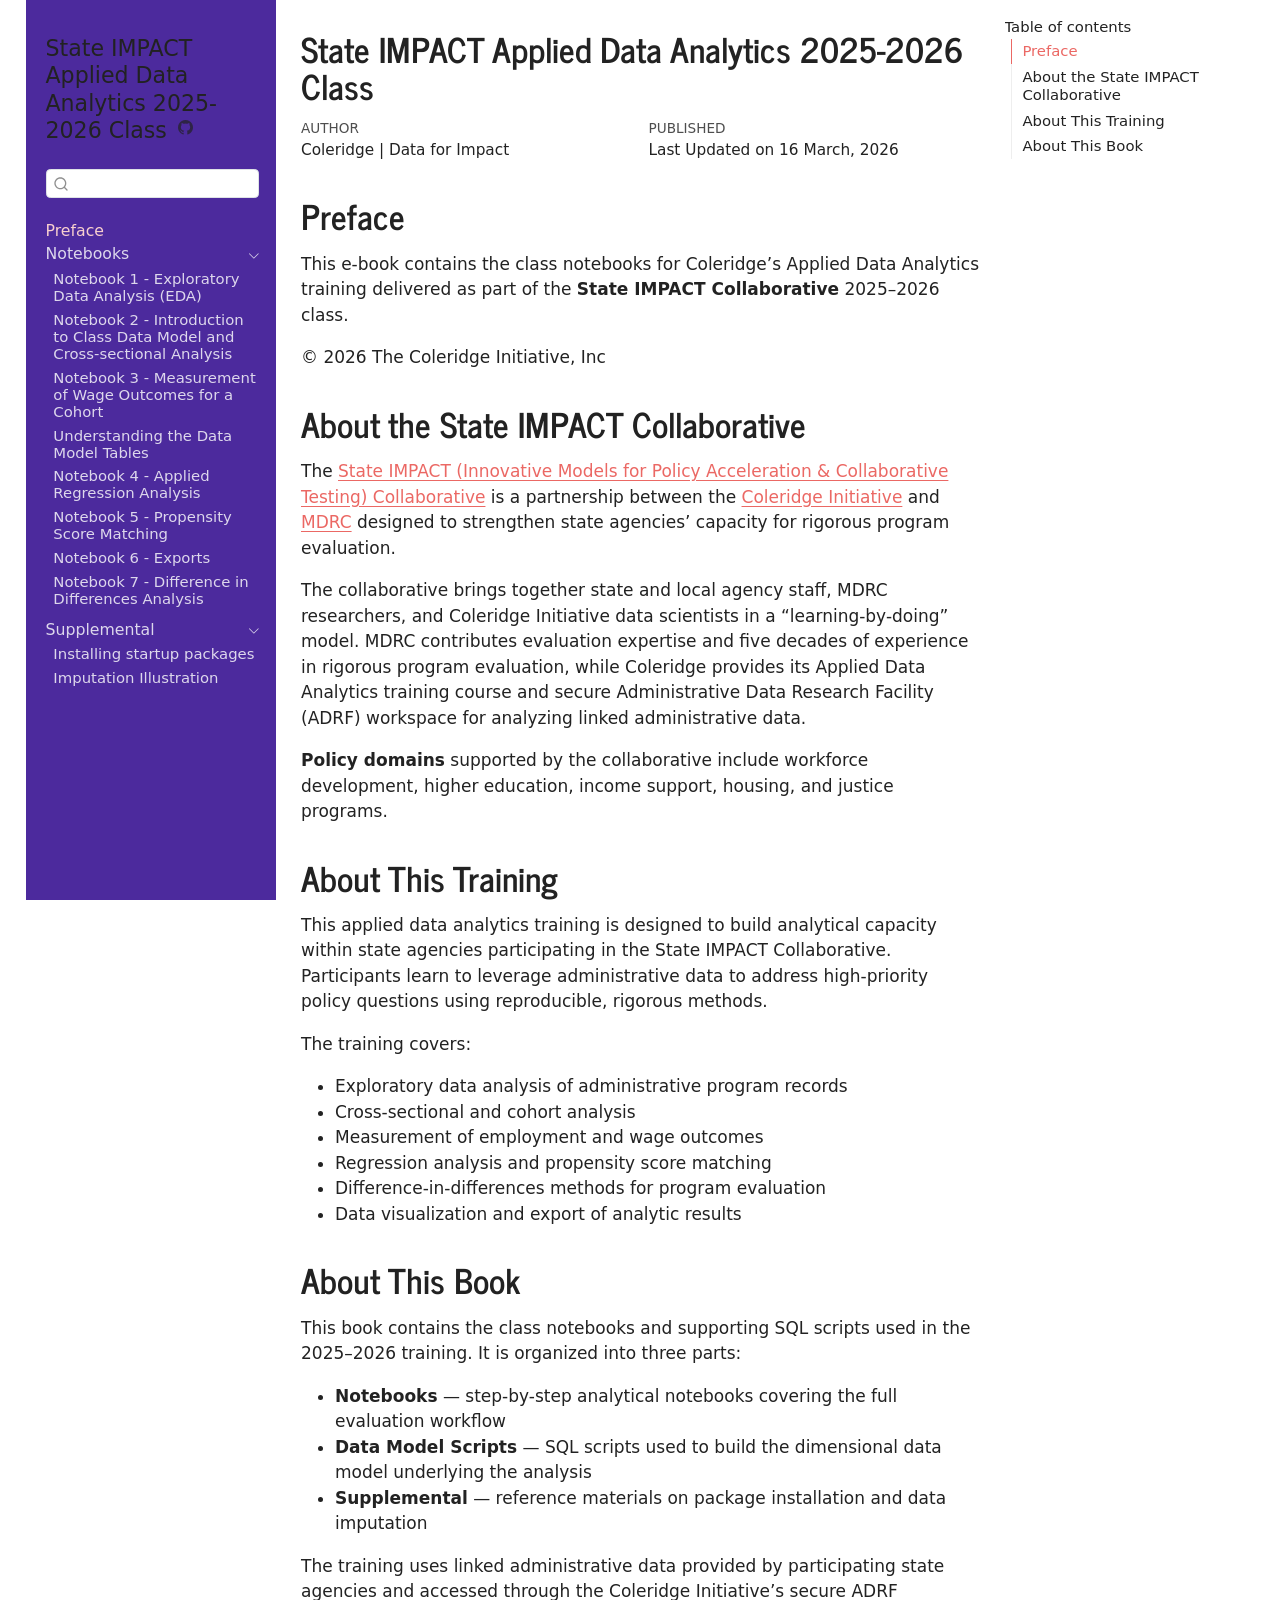
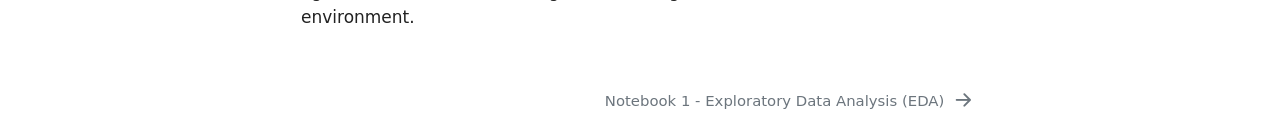
<file: index.html>
<!DOCTYPE html>
<html xmlns="http://www.w3.org/1999/xhtml" lang="en" xml:lang="en"><head>

<meta charset="utf-8">
<meta name="generator" content="quarto-1.8.27">

<meta name="viewport" content="width=device-width, initial-scale=1.0, user-scalable=yes">

<meta name="author" content="Coleridge | Data for Impact">

<title>State IMPACT Applied Data Analytics 2025-2026 Class</title>
<style>
code{white-space: pre-wrap;}
span.smallcaps{font-variant: small-caps;}
div.columns{display: flex; gap: min(4vw, 1.5em);}
div.column{flex: auto; overflow-x: auto;}
div.hanging-indent{margin-left: 1.5em; text-indent: -1.5em;}
ul.task-list{list-style: none;}
ul.task-list li input[type="checkbox"] {
  width: 0.8em;
  margin: 0 0.8em 0.2em -1em; /* quarto-specific, see https://github.com/quarto-dev/quarto-cli/issues/4556 */ 
  vertical-align: middle;
}
</style>


<script src="site_libs/quarto-nav/quarto-nav.js"></script>
<script src="site_libs/quarto-nav/headroom.min.js"></script>
<script src="site_libs/clipboard/clipboard.min.js"></script>
<script src="site_libs/quarto-search/autocomplete.umd.js"></script>
<script src="site_libs/quarto-search/fuse.min.js"></script>
<script src="site_libs/quarto-search/quarto-search.js"></script>
<meta name="quarto:offset" content="./">
<link href="./01_EDA.html" rel="next">
<script src="site_libs/quarto-html/quarto.js" type="module"></script>
<script src="site_libs/quarto-html/tabsets/tabsets.js" type="module"></script>
<script src="site_libs/quarto-html/axe/axe-check.js" type="module"></script>
<script src="site_libs/quarto-html/popper.min.js"></script>
<script src="site_libs/quarto-html/tippy.umd.min.js"></script>
<script src="site_libs/quarto-html/anchor.min.js"></script>
<link href="site_libs/quarto-html/tippy.css" rel="stylesheet">
<link href="site_libs/quarto-html/quarto-syntax-highlighting-ed96de9b727972fe78a7b5d16c58bf87.css" rel="stylesheet" id="quarto-text-highlighting-styles">
<script src="site_libs/bootstrap/bootstrap.min.js"></script>
<link href="site_libs/bootstrap/bootstrap-icons.css" rel="stylesheet">
<link href="site_libs/bootstrap/bootstrap-f9f99942cb6c372ca8474799b9cec231.min.css" rel="stylesheet" append-hash="true" id="quarto-bootstrap" data-mode="light">
<script id="quarto-search-options" type="application/json">{
  "location": "sidebar",
  "copy-button": false,
  "collapse-after": 3,
  "panel-placement": "start",
  "type": "textbox",
  "limit": 3,
  "keyboard-shortcut": [
    "f",
    "/",
    "s"
  ],
  "language": {
    "search-no-results-text": "No results",
    "search-matching-documents-text": "matching documents",
    "search-copy-link-title": "Copy link to search",
    "search-hide-matches-text": "Hide additional matches",
    "search-more-match-text": "more match in this document",
    "search-more-matches-text": "more matches in this document",
    "search-clear-button-title": "Clear",
    "search-text-placeholder": "",
    "search-detached-cancel-button-title": "Cancel",
    "search-submit-button-title": "Submit",
    "search-label": "Search"
  }
}</script>


</head>

<body class="nav-sidebar floating quarto-light">

<div id="quarto-search-results"></div>
  <header id="quarto-header" class="headroom fixed-top">
  <nav class="quarto-secondary-nav">
    <div class="container-fluid d-flex">
      <button type="button" class="quarto-btn-toggle btn" data-bs-toggle="collapse" role="button" data-bs-target=".quarto-sidebar-collapse-item" aria-controls="quarto-sidebar" aria-expanded="false" aria-label="Toggle sidebar navigation" onclick="if (window.quartoToggleHeadroom) { window.quartoToggleHeadroom(); }">
        <i class="bi bi-layout-text-sidebar-reverse"></i>
      </button>
        <nav class="quarto-page-breadcrumbs" aria-label="breadcrumb"><ol class="breadcrumb"><li class="breadcrumb-item"><a href="./index.html">Preface</a></li></ol></nav>
        <a class="flex-grow-1" role="navigation" data-bs-toggle="collapse" data-bs-target=".quarto-sidebar-collapse-item" aria-controls="quarto-sidebar" aria-expanded="false" aria-label="Toggle sidebar navigation" onclick="if (window.quartoToggleHeadroom) { window.quartoToggleHeadroom(); }">      
        </a>
      <button type="button" class="btn quarto-search-button" aria-label="Search" onclick="window.quartoOpenSearch();">
        <i class="bi bi-search"></i>
      </button>
    </div>
  </nav>
</header>
<!-- content -->
<div id="quarto-content" class="quarto-container page-columns page-rows-contents page-layout-article">
<!-- sidebar -->
  <nav id="quarto-sidebar" class="sidebar collapse collapse-horizontal quarto-sidebar-collapse-item sidebar-navigation floating overflow-auto">
    <div class="pt-lg-2 mt-2 text-left sidebar-header">
    <div class="sidebar-title mb-0 py-0">
      <a href="./">State IMPACT Applied Data Analytics 2025-2026 Class</a> 
        <div class="sidebar-tools-main">
    <a href="https://coleridge-initiative.github.io/ada_impact_2026/" title="" class="quarto-navigation-tool px-1" aria-label=""><i class="bi bi-github"></i></a>
</div>
    </div>
      </div>
        <div class="mt-2 flex-shrink-0 align-items-center">
        <div class="sidebar-search">
        <div id="quarto-search" class="" title="Search"></div>
        </div>
        </div>
    <div class="sidebar-menu-container"> 
    <ul class="list-unstyled mt-1">
        <li class="sidebar-item">
  <div class="sidebar-item-container"> 
  <a href="./index.html" class="sidebar-item-text sidebar-link active">
 <span class="menu-text">Preface</span></a>
  </div>
</li>
        <li class="sidebar-item sidebar-item-section">
      <div class="sidebar-item-container"> 
            <a class="sidebar-item-text sidebar-link text-start" data-bs-toggle="collapse" data-bs-target="#quarto-sidebar-section-1" role="navigation" aria-expanded="true">
 <span class="menu-text">Notebooks</span></a>
          <a class="sidebar-item-toggle text-start" data-bs-toggle="collapse" data-bs-target="#quarto-sidebar-section-1" role="navigation" aria-expanded="true" aria-label="Toggle section">
            <i class="bi bi-chevron-right ms-2"></i>
          </a> 
      </div>
      <ul id="quarto-sidebar-section-1" class="collapse list-unstyled sidebar-section depth1 show">  
          <li class="sidebar-item">
  <div class="sidebar-item-container"> 
  <a href="./01_EDA.html" class="sidebar-item-text sidebar-link"><span class="chapter-title">Notebook 1 - Exploratory Data Analysis (EDA)</span></a>
  </div>
</li>
          <li class="sidebar-item">
  <div class="sidebar-item-container"> 
  <a href="./02_datamodel_cross_section.html" class="sidebar-item-text sidebar-link"><span class="chapter-title">Notebook 2 - Introduction to Class Data Model and Cross-sectional Analysis</span></a>
  </div>
</li>
          <li class="sidebar-item">
  <div class="sidebar-item-container"> 
  <a href="./03_measurement.html" class="sidebar-item-text sidebar-link"><span class="chapter-title">Notebook 3 - Measurement of Wage Outcomes for a Cohort</span></a>
  </div>
</li>
          <li class="sidebar-item">
  <div class="sidebar-item-container"> 
  <a href="./03a_data_model_introduction.html" class="sidebar-item-text sidebar-link"><span class="chapter-title">Understanding the Data Model Tables</span></a>
  </div>
</li>
          <li class="sidebar-item">
  <div class="sidebar-item-container"> 
  <a href="./04_regression.html" class="sidebar-item-text sidebar-link"><span class="chapter-title">Notebook 4 - Applied Regression Analysis</span></a>
  </div>
</li>
          <li class="sidebar-item">
  <div class="sidebar-item-container"> 
  <a href="./05_propensity_score_matching.html" class="sidebar-item-text sidebar-link"><span class="chapter-title">Notebook 5 - Propensity Score Matching</span></a>
  </div>
</li>
          <li class="sidebar-item">
  <div class="sidebar-item-container"> 
  <a href="./06_export.html" class="sidebar-item-text sidebar-link"><span class="chapter-title">Notebook 6 - Exports</span></a>
  </div>
</li>
          <li class="sidebar-item">
  <div class="sidebar-item-container"> 
  <a href="./07_difference_in_differences.html" class="sidebar-item-text sidebar-link"><span class="chapter-title">Notebook 7 - Difference in Differences Analysis</span></a>
  </div>
</li>
      </ul>
  </li>
        <li class="sidebar-item sidebar-item-section">
      <div class="sidebar-item-container"> 
            <a class="sidebar-item-text sidebar-link text-start" data-bs-toggle="collapse" data-bs-target="#quarto-sidebar-section-2" role="navigation" aria-expanded="true">
 <span class="menu-text">Supplemental</span></a>
          <a class="sidebar-item-toggle text-start" data-bs-toggle="collapse" data-bs-target="#quarto-sidebar-section-2" role="navigation" aria-expanded="true" aria-label="Toggle section">
            <i class="bi bi-chevron-right ms-2"></i>
          </a> 
      </div>
      <ul id="quarto-sidebar-section-2" class="collapse list-unstyled sidebar-section depth1 show">  
          <li class="sidebar-item">
  <div class="sidebar-item-container"> 
  <a href="./installing_packages_impact.html" class="sidebar-item-text sidebar-link"><span class="chapter-title">Installing startup packages</span></a>
  </div>
</li>
          <li class="sidebar-item">
  <div class="sidebar-item-container"> 
  <a href="./Imputation_Illustration.html" class="sidebar-item-text sidebar-link"><span class="chapter-title">Imputation Illustration</span></a>
  </div>
</li>
      </ul>
  </li>
    </ul>
    </div>
</nav>
<div id="quarto-sidebar-glass" class="quarto-sidebar-collapse-item" data-bs-toggle="collapse" data-bs-target=".quarto-sidebar-collapse-item"></div>
<!-- margin-sidebar -->
    <div id="quarto-margin-sidebar" class="sidebar margin-sidebar">
        <nav id="TOC" role="doc-toc" class="toc-active">
    <h2 id="toc-title">Table of contents</h2>
   
  <ul>
  <li><a href="#preface" id="toc-preface" class="nav-link active" data-scroll-target="#preface">Preface</a></li>
  <li><a href="#about-the-state-impact-collaborative" id="toc-about-the-state-impact-collaborative" class="nav-link" data-scroll-target="#about-the-state-impact-collaborative">About the State IMPACT Collaborative</a></li>
  <li><a href="#about-this-training" id="toc-about-this-training" class="nav-link" data-scroll-target="#about-this-training">About This Training</a></li>
  <li><a href="#about-this-book" id="toc-about-this-book" class="nav-link" data-scroll-target="#about-this-book">About This Book</a></li>
  </ul>
</nav>
    </div>
<!-- main -->
<main class="content" id="quarto-document-content">

<header id="title-block-header" class="quarto-title-block default">
<div class="quarto-title">
<h1 class="title">State IMPACT Applied Data Analytics 2025-2026 Class</h1>
</div>



<div class="quarto-title-meta">

    <div>
    <div class="quarto-title-meta-heading">Author</div>
    <div class="quarto-title-meta-contents">
             <p>Coleridge | Data for Impact </p>
          </div>
  </div>
    
    <div>
    <div class="quarto-title-meta-heading">Published</div>
    <div class="quarto-title-meta-contents">
      <p class="date">Last Updated on 16 March, 2026</p>
    </div>
  </div>
  
    
  </div>
  


</header>


<section id="preface" class="level1 unnumbered">
<h1 class="unnumbered">Preface</h1>
<p>This e-book contains the class notebooks for Coleridge’s Applied Data Analytics training delivered as part of the <strong>State IMPACT Collaborative</strong> 2025–2026 class.</p>
<p>© 2026 The Coleridge Initiative, Inc</p>
</section>
<section id="about-the-state-impact-collaborative" class="level1">
<h1>About the State IMPACT Collaborative</h1>
<p>The <a href="https://coleridgeinitiative.org/state-impact-collaborative">State IMPACT (Innovative Models for Policy Acceleration &amp; Collaborative Testing) Collaborative</a> is a partnership between the <a href="https://coleridgeinitiative.org">Coleridge Initiative</a> and <a href="https://www.mdrc.org/work/projects/state-impact-collaborative">MDRC</a> designed to strengthen state agencies’ capacity for rigorous program evaluation.</p>
<p>The collaborative brings together state and local agency staff, MDRC researchers, and Coleridge Initiative data scientists in a “learning-by-doing” model. MDRC contributes evaluation expertise and five decades of experience in rigorous program evaluation, while Coleridge provides its Applied Data Analytics training course and secure Administrative Data Research Facility (ADRF) workspace for analyzing linked administrative data.</p>
<p><strong>Policy domains</strong> supported by the collaborative include workforce development, higher education, income support, housing, and justice programs.</p>
</section>
<section id="about-this-training" class="level1">
<h1>About This Training</h1>
<p>This applied data analytics training is designed to build analytical capacity within state agencies participating in the State IMPACT Collaborative. Participants learn to leverage administrative data to address high-priority policy questions using reproducible, rigorous methods.</p>
<p>The training covers:</p>
<ul>
<li>Exploratory data analysis of administrative program records</li>
<li>Cross-sectional and cohort analysis</li>
<li>Measurement of employment and wage outcomes</li>
<li>Regression analysis and propensity score matching</li>
<li>Difference-in-differences methods for program evaluation</li>
<li>Data visualization and export of analytic results</li>
</ul>
</section>
<section id="about-this-book" class="level1">
<h1>About This Book</h1>
<p>This book contains the class notebooks and supporting SQL scripts used in the 2025–2026 training. It is organized into three parts:</p>
<ul>
<li><strong>Notebooks</strong> — step-by-step analytical notebooks covering the full evaluation workflow</li>
<li><strong>Data Model Scripts</strong> — SQL scripts used to build the dimensional data model underlying the analysis</li>
<li><strong>Supplemental</strong> — reference materials on package installation and data imputation</li>
</ul>
<p>The training uses linked administrative data provided by participating state agencies and accessed through the Coleridge Initiative’s secure ADRF environment.</p>


</section>

</main> <!-- /main -->
<script id="quarto-html-after-body" type="application/javascript">
  window.document.addEventListener("DOMContentLoaded", function (event) {
    const icon = "";
    const anchorJS = new window.AnchorJS();
    anchorJS.options = {
      placement: 'right',
      icon: icon
    };
    anchorJS.add('.anchored');
    const isCodeAnnotation = (el) => {
      for (const clz of el.classList) {
        if (clz.startsWith('code-annotation-')) {                     
          return true;
        }
      }
      return false;
    }
    const onCopySuccess = function(e) {
      // button target
      const button = e.trigger;
      // don't keep focus
      button.blur();
      // flash "checked"
      button.classList.add('code-copy-button-checked');
      var currentTitle = button.getAttribute("title");
      button.setAttribute("title", "Copied!");
      let tooltip;
      if (window.bootstrap) {
        button.setAttribute("data-bs-toggle", "tooltip");
        button.setAttribute("data-bs-placement", "left");
        button.setAttribute("data-bs-title", "Copied!");
        tooltip = new bootstrap.Tooltip(button, 
          { trigger: "manual", 
            customClass: "code-copy-button-tooltip",
            offset: [0, -8]});
        tooltip.show();    
      }
      setTimeout(function() {
        if (tooltip) {
          tooltip.hide();
          button.removeAttribute("data-bs-title");
          button.removeAttribute("data-bs-toggle");
          button.removeAttribute("data-bs-placement");
        }
        button.setAttribute("title", currentTitle);
        button.classList.remove('code-copy-button-checked');
      }, 1000);
      // clear code selection
      e.clearSelection();
    }
    const getTextToCopy = function(trigger) {
      const outerScaffold = trigger.parentElement.cloneNode(true);
      const codeEl = outerScaffold.querySelector('code');
      for (const childEl of codeEl.children) {
        if (isCodeAnnotation(childEl)) {
          childEl.remove();
        }
      }
      return codeEl.innerText;
    }
    const clipboard = new window.ClipboardJS('.code-copy-button:not([data-in-quarto-modal])', {
      text: getTextToCopy
    });
    clipboard.on('success', onCopySuccess);
    if (window.document.getElementById('quarto-embedded-source-code-modal')) {
      const clipboardModal = new window.ClipboardJS('.code-copy-button[data-in-quarto-modal]', {
        text: getTextToCopy,
        container: window.document.getElementById('quarto-embedded-source-code-modal')
      });
      clipboardModal.on('success', onCopySuccess);
    }
      var localhostRegex = new RegExp(/^(?:http|https):\/\/localhost\:?[0-9]*\//);
      var mailtoRegex = new RegExp(/^mailto:/);
        var filterRegex = new RegExp('/' + window.location.host + '/');
      var isInternal = (href) => {
          return filterRegex.test(href) || localhostRegex.test(href) || mailtoRegex.test(href);
      }
      // Inspect non-navigation links and adorn them if external
     var links = window.document.querySelectorAll('a[href]:not(.nav-link):not(.navbar-brand):not(.toc-action):not(.sidebar-link):not(.sidebar-item-toggle):not(.pagination-link):not(.no-external):not([aria-hidden]):not(.dropdown-item):not(.quarto-navigation-tool):not(.about-link)');
      for (var i=0; i<links.length; i++) {
        const link = links[i];
        if (!isInternal(link.href)) {
          // undo the damage that might have been done by quarto-nav.js in the case of
          // links that we want to consider external
          if (link.dataset.originalHref !== undefined) {
            link.href = link.dataset.originalHref;
          }
        }
      }
    function tippyHover(el, contentFn, onTriggerFn, onUntriggerFn) {
      const config = {
        allowHTML: true,
        maxWidth: 500,
        delay: 100,
        arrow: false,
        appendTo: function(el) {
            return el.parentElement;
        },
        interactive: true,
        interactiveBorder: 10,
        theme: 'quarto',
        placement: 'bottom-start',
      };
      if (contentFn) {
        config.content = contentFn;
      }
      if (onTriggerFn) {
        config.onTrigger = onTriggerFn;
      }
      if (onUntriggerFn) {
        config.onUntrigger = onUntriggerFn;
      }
      window.tippy(el, config); 
    }
    const noterefs = window.document.querySelectorAll('a[role="doc-noteref"]');
    for (var i=0; i<noterefs.length; i++) {
      const ref = noterefs[i];
      tippyHover(ref, function() {
        // use id or data attribute instead here
        let href = ref.getAttribute('data-footnote-href') || ref.getAttribute('href');
        try { href = new URL(href).hash; } catch {}
        const id = href.replace(/^#\/?/, "");
        const note = window.document.getElementById(id);
        if (note) {
          return note.innerHTML;
        } else {
          return "";
        }
      });
    }
    const xrefs = window.document.querySelectorAll('a.quarto-xref');
    const processXRef = (id, note) => {
      // Strip column container classes
      const stripColumnClz = (el) => {
        el.classList.remove("page-full", "page-columns");
        if (el.children) {
          for (const child of el.children) {
            stripColumnClz(child);
          }
        }
      }
      stripColumnClz(note)
      if (id === null || id.startsWith('sec-')) {
        // Special case sections, only their first couple elements
        const container = document.createElement("div");
        if (note.children && note.children.length > 2) {
          container.appendChild(note.children[0].cloneNode(true));
          for (let i = 1; i < note.children.length; i++) {
            const child = note.children[i];
            if (child.tagName === "P" && child.innerText === "") {
              continue;
            } else {
              container.appendChild(child.cloneNode(true));
              break;
            }
          }
          if (window.Quarto?.typesetMath) {
            window.Quarto.typesetMath(container);
          }
          return container.innerHTML
        } else {
          if (window.Quarto?.typesetMath) {
            window.Quarto.typesetMath(note);
          }
          return note.innerHTML;
        }
      } else {
        // Remove any anchor links if they are present
        const anchorLink = note.querySelector('a.anchorjs-link');
        if (anchorLink) {
          anchorLink.remove();
        }
        if (window.Quarto?.typesetMath) {
          window.Quarto.typesetMath(note);
        }
        if (note.classList.contains("callout")) {
          return note.outerHTML;
        } else {
          return note.innerHTML;
        }
      }
    }
    for (var i=0; i<xrefs.length; i++) {
      const xref = xrefs[i];
      tippyHover(xref, undefined, function(instance) {
        instance.disable();
        let url = xref.getAttribute('href');
        let hash = undefined; 
        if (url.startsWith('#')) {
          hash = url;
        } else {
          try { hash = new URL(url).hash; } catch {}
        }
        if (hash) {
          const id = hash.replace(/^#\/?/, "");
          const note = window.document.getElementById(id);
          if (note !== null) {
            try {
              const html = processXRef(id, note.cloneNode(true));
              instance.setContent(html);
            } finally {
              instance.enable();
              instance.show();
            }
          } else {
            // See if we can fetch this
            fetch(url.split('#')[0])
            .then(res => res.text())
            .then(html => {
              const parser = new DOMParser();
              const htmlDoc = parser.parseFromString(html, "text/html");
              const note = htmlDoc.getElementById(id);
              if (note !== null) {
                const html = processXRef(id, note);
                instance.setContent(html);
              } 
            }).finally(() => {
              instance.enable();
              instance.show();
            });
          }
        } else {
          // See if we can fetch a full url (with no hash to target)
          // This is a special case and we should probably do some content thinning / targeting
          fetch(url)
          .then(res => res.text())
          .then(html => {
            const parser = new DOMParser();
            const htmlDoc = parser.parseFromString(html, "text/html");
            const note = htmlDoc.querySelector('main.content');
            if (note !== null) {
              // This should only happen for chapter cross references
              // (since there is no id in the URL)
              // remove the first header
              if (note.children.length > 0 && note.children[0].tagName === "HEADER") {
                note.children[0].remove();
              }
              const html = processXRef(null, note);
              instance.setContent(html);
            } 
          }).finally(() => {
            instance.enable();
            instance.show();
          });
        }
      }, function(instance) {
      });
    }
        let selectedAnnoteEl;
        const selectorForAnnotation = ( cell, annotation) => {
          let cellAttr = 'data-code-cell="' + cell + '"';
          let lineAttr = 'data-code-annotation="' +  annotation + '"';
          const selector = 'span[' + cellAttr + '][' + lineAttr + ']';
          return selector;
        }
        const selectCodeLines = (annoteEl) => {
          const doc = window.document;
          const targetCell = annoteEl.getAttribute("data-target-cell");
          const targetAnnotation = annoteEl.getAttribute("data-target-annotation");
          const annoteSpan = window.document.querySelector(selectorForAnnotation(targetCell, targetAnnotation));
          const lines = annoteSpan.getAttribute("data-code-lines").split(",");
          const lineIds = lines.map((line) => {
            return targetCell + "-" + line;
          })
          let top = null;
          let height = null;
          let parent = null;
          if (lineIds.length > 0) {
              //compute the position of the single el (top and bottom and make a div)
              const el = window.document.getElementById(lineIds[0]);
              top = el.offsetTop;
              height = el.offsetHeight;
              parent = el.parentElement.parentElement;
            if (lineIds.length > 1) {
              const lastEl = window.document.getElementById(lineIds[lineIds.length - 1]);
              const bottom = lastEl.offsetTop + lastEl.offsetHeight;
              height = bottom - top;
            }
            if (top !== null && height !== null && parent !== null) {
              // cook up a div (if necessary) and position it 
              let div = window.document.getElementById("code-annotation-line-highlight");
              if (div === null) {
                div = window.document.createElement("div");
                div.setAttribute("id", "code-annotation-line-highlight");
                div.style.position = 'absolute';
                parent.appendChild(div);
              }
              div.style.top = top - 2 + "px";
              div.style.height = height + 4 + "px";
              div.style.left = 0;
              let gutterDiv = window.document.getElementById("code-annotation-line-highlight-gutter");
              if (gutterDiv === null) {
                gutterDiv = window.document.createElement("div");
                gutterDiv.setAttribute("id", "code-annotation-line-highlight-gutter");
                gutterDiv.style.position = 'absolute';
                const codeCell = window.document.getElementById(targetCell);
                const gutter = codeCell.querySelector('.code-annotation-gutter');
                gutter.appendChild(gutterDiv);
              }
              gutterDiv.style.top = top - 2 + "px";
              gutterDiv.style.height = height + 4 + "px";
            }
            selectedAnnoteEl = annoteEl;
          }
        };
        const unselectCodeLines = () => {
          const elementsIds = ["code-annotation-line-highlight", "code-annotation-line-highlight-gutter"];
          elementsIds.forEach((elId) => {
            const div = window.document.getElementById(elId);
            if (div) {
              div.remove();
            }
          });
          selectedAnnoteEl = undefined;
        };
          // Handle positioning of the toggle
      window.addEventListener(
        "resize",
        throttle(() => {
          elRect = undefined;
          if (selectedAnnoteEl) {
            selectCodeLines(selectedAnnoteEl);
          }
        }, 10)
      );
      function throttle(fn, ms) {
      let throttle = false;
      let timer;
        return (...args) => {
          if(!throttle) { // first call gets through
              fn.apply(this, args);
              throttle = true;
          } else { // all the others get throttled
              if(timer) clearTimeout(timer); // cancel #2
              timer = setTimeout(() => {
                fn.apply(this, args);
                timer = throttle = false;
              }, ms);
          }
        };
      }
        // Attach click handler to the DT
        const annoteDls = window.document.querySelectorAll('dt[data-target-cell]');
        for (const annoteDlNode of annoteDls) {
          annoteDlNode.addEventListener('click', (event) => {
            const clickedEl = event.target;
            if (clickedEl !== selectedAnnoteEl) {
              unselectCodeLines();
              const activeEl = window.document.querySelector('dt[data-target-cell].code-annotation-active');
              if (activeEl) {
                activeEl.classList.remove('code-annotation-active');
              }
              selectCodeLines(clickedEl);
              clickedEl.classList.add('code-annotation-active');
            } else {
              // Unselect the line
              unselectCodeLines();
              clickedEl.classList.remove('code-annotation-active');
            }
          });
        }
    const findCites = (el) => {
      const parentEl = el.parentElement;
      if (parentEl) {
        const cites = parentEl.dataset.cites;
        if (cites) {
          return {
            el,
            cites: cites.split(' ')
          };
        } else {
          return findCites(el.parentElement)
        }
      } else {
        return undefined;
      }
    };
    var bibliorefs = window.document.querySelectorAll('a[role="doc-biblioref"]');
    for (var i=0; i<bibliorefs.length; i++) {
      const ref = bibliorefs[i];
      const citeInfo = findCites(ref);
      if (citeInfo) {
        tippyHover(citeInfo.el, function() {
          var popup = window.document.createElement('div');
          citeInfo.cites.forEach(function(cite) {
            var citeDiv = window.document.createElement('div');
            citeDiv.classList.add('hanging-indent');
            citeDiv.classList.add('csl-entry');
            var biblioDiv = window.document.getElementById('ref-' + cite);
            if (biblioDiv) {
              citeDiv.innerHTML = biblioDiv.innerHTML;
            }
            popup.appendChild(citeDiv);
          });
          return popup.innerHTML;
        });
      }
    }
  });
  </script>
<nav class="page-navigation">
  <div class="nav-page nav-page-previous">
  </div>
  <div class="nav-page nav-page-next">
      <a href="./01_EDA.html" class="pagination-link" aria-label="Notebook 1 - Exploratory Data Analysis (EDA)">
        <span class="nav-page-text"><span class="chapter-title">Notebook 1 - Exploratory Data Analysis (EDA)</span></span> <i class="bi bi-arrow-right-short"></i>
      </a>
  </div>
</nav>
</div> <!-- /content -->




</body></html>
</file>
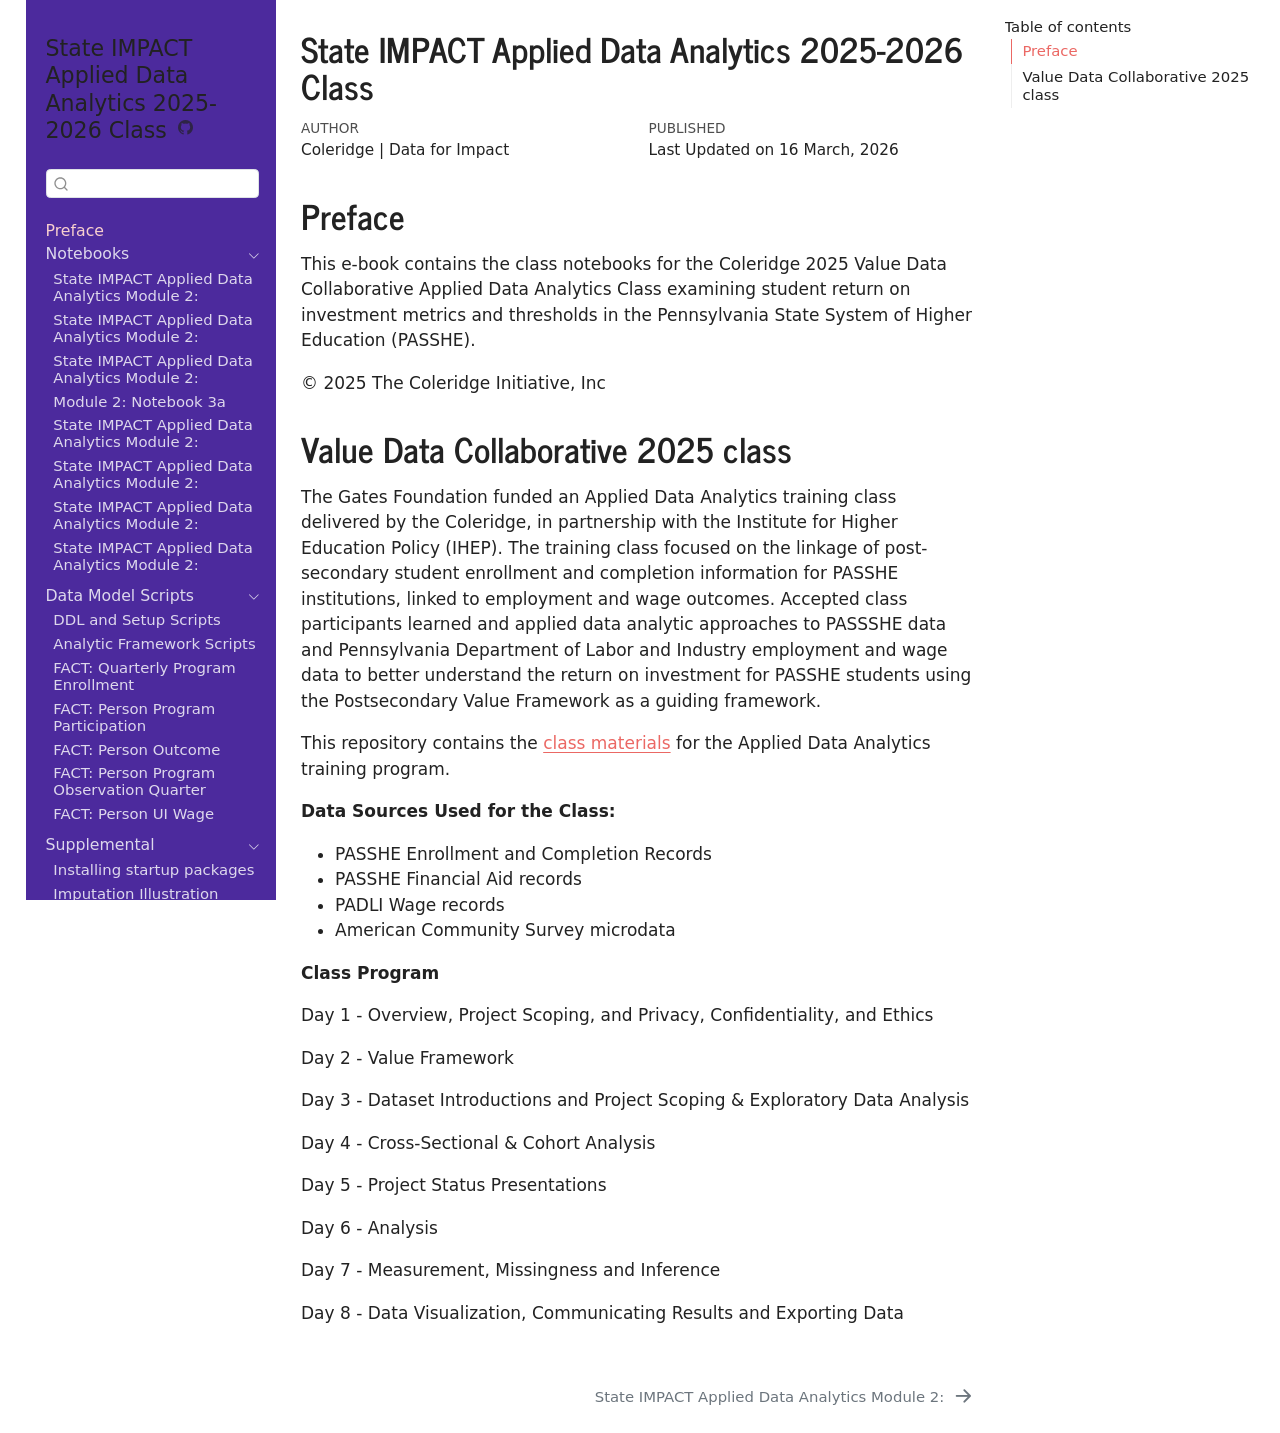
<file: docs/index.html>
<!DOCTYPE html>
<html xmlns="http://www.w3.org/1999/xhtml" lang="en" xml:lang="en"><head>

<meta charset="utf-8">
<meta name="generator" content="quarto-1.8.27">

<meta name="viewport" content="width=device-width, initial-scale=1.0, user-scalable=yes">

<meta name="author" content="Coleridge | Data for Impact">

<title>State IMPACT Applied Data Analytics 2025-2026 Class</title>
<style>
code{white-space: pre-wrap;}
span.smallcaps{font-variant: small-caps;}
div.columns{display: flex; gap: min(4vw, 1.5em);}
div.column{flex: auto; overflow-x: auto;}
div.hanging-indent{margin-left: 1.5em; text-indent: -1.5em;}
ul.task-list{list-style: none;}
ul.task-list li input[type="checkbox"] {
  width: 0.8em;
  margin: 0 0.8em 0.2em -1em; /* quarto-specific, see https://github.com/quarto-dev/quarto-cli/issues/4556 */ 
  vertical-align: middle;
}
</style>


<script src="site_libs/quarto-nav/quarto-nav.js"></script>
<script src="site_libs/quarto-nav/headroom.min.js"></script>
<script src="site_libs/clipboard/clipboard.min.js"></script>
<script src="site_libs/quarto-search/autocomplete.umd.js"></script>
<script src="site_libs/quarto-search/fuse.min.js"></script>
<script src="site_libs/quarto-search/quarto-search.js"></script>
<meta name="quarto:offset" content="./">
<link href="./01_EDA.html" rel="next">
<script src="site_libs/quarto-html/quarto.js" type="module"></script>
<script src="site_libs/quarto-html/tabsets/tabsets.js" type="module"></script>
<script src="site_libs/quarto-html/axe/axe-check.js" type="module"></script>
<script src="site_libs/quarto-html/popper.min.js"></script>
<script src="site_libs/quarto-html/tippy.umd.min.js"></script>
<script src="site_libs/quarto-html/anchor.min.js"></script>
<link href="site_libs/quarto-html/tippy.css" rel="stylesheet">
<link href="site_libs/quarto-html/quarto-syntax-highlighting-ed96de9b727972fe78a7b5d16c58bf87.css" rel="stylesheet" id="quarto-text-highlighting-styles">
<script src="site_libs/bootstrap/bootstrap.min.js"></script>
<link href="site_libs/bootstrap/bootstrap-icons.css" rel="stylesheet">
<link href="site_libs/bootstrap/bootstrap-f9f99942cb6c372ca8474799b9cec231.min.css" rel="stylesheet" append-hash="true" id="quarto-bootstrap" data-mode="light">
<script id="quarto-search-options" type="application/json">{
  "location": "sidebar",
  "copy-button": false,
  "collapse-after": 3,
  "panel-placement": "start",
  "type": "textbox",
  "limit": 3,
  "keyboard-shortcut": [
    "f",
    "/",
    "s"
  ],
  "language": {
    "search-no-results-text": "No results",
    "search-matching-documents-text": "matching documents",
    "search-copy-link-title": "Copy link to search",
    "search-hide-matches-text": "Hide additional matches",
    "search-more-match-text": "more match in this document",
    "search-more-matches-text": "more matches in this document",
    "search-clear-button-title": "Clear",
    "search-text-placeholder": "",
    "search-detached-cancel-button-title": "Cancel",
    "search-submit-button-title": "Submit",
    "search-label": "Search"
  }
}</script>


</head>

<body class="nav-sidebar floating quarto-light">

<div id="quarto-search-results"></div>
  <header id="quarto-header" class="headroom fixed-top">
  <nav class="quarto-secondary-nav">
    <div class="container-fluid d-flex">
      <button type="button" class="quarto-btn-toggle btn" data-bs-toggle="collapse" role="button" data-bs-target=".quarto-sidebar-collapse-item" aria-controls="quarto-sidebar" aria-expanded="false" aria-label="Toggle sidebar navigation" onclick="if (window.quartoToggleHeadroom) { window.quartoToggleHeadroom(); }">
        <i class="bi bi-layout-text-sidebar-reverse"></i>
      </button>
        <nav class="quarto-page-breadcrumbs" aria-label="breadcrumb"><ol class="breadcrumb"><li class="breadcrumb-item"><a href="./index.html">Preface</a></li></ol></nav>
        <a class="flex-grow-1" role="navigation" data-bs-toggle="collapse" data-bs-target=".quarto-sidebar-collapse-item" aria-controls="quarto-sidebar" aria-expanded="false" aria-label="Toggle sidebar navigation" onclick="if (window.quartoToggleHeadroom) { window.quartoToggleHeadroom(); }">      
        </a>
      <button type="button" class="btn quarto-search-button" aria-label="Search" onclick="window.quartoOpenSearch();">
        <i class="bi bi-search"></i>
      </button>
    </div>
  </nav>
</header>
<!-- content -->
<div id="quarto-content" class="quarto-container page-columns page-rows-contents page-layout-article">
<!-- sidebar -->
  <nav id="quarto-sidebar" class="sidebar collapse collapse-horizontal quarto-sidebar-collapse-item sidebar-navigation floating overflow-auto">
    <div class="pt-lg-2 mt-2 text-left sidebar-header">
    <div class="sidebar-title mb-0 py-0">
      <a href="./">State IMPACT Applied Data Analytics 2025-2026 Class</a> 
        <div class="sidebar-tools-main">
    <a href="https://coleridge-initiative.github.io/ada_impact_2026/" title="" class="quarto-navigation-tool px-1" aria-label=""><i class="bi bi-github"></i></a>
</div>
    </div>
      </div>
        <div class="mt-2 flex-shrink-0 align-items-center">
        <div class="sidebar-search">
        <div id="quarto-search" class="" title="Search"></div>
        </div>
        </div>
    <div class="sidebar-menu-container"> 
    <ul class="list-unstyled mt-1">
        <li class="sidebar-item">
  <div class="sidebar-item-container"> 
  <a href="./index.html" class="sidebar-item-text sidebar-link active">
 <span class="menu-text">Preface</span></a>
  </div>
</li>
        <li class="sidebar-item sidebar-item-section">
      <div class="sidebar-item-container"> 
            <a class="sidebar-item-text sidebar-link text-start" data-bs-toggle="collapse" data-bs-target="#quarto-sidebar-section-1" role="navigation" aria-expanded="true">
 <span class="menu-text">Notebooks</span></a>
          <a class="sidebar-item-toggle text-start" data-bs-toggle="collapse" data-bs-target="#quarto-sidebar-section-1" role="navigation" aria-expanded="true" aria-label="Toggle section">
            <i class="bi bi-chevron-right ms-2"></i>
          </a> 
      </div>
      <ul id="quarto-sidebar-section-1" class="collapse list-unstyled sidebar-section depth1 show">  
          <li class="sidebar-item">
  <div class="sidebar-item-container"> 
  <a href="./01_EDA.html" class="sidebar-item-text sidebar-link"><span class="chapter-title">State IMPACT Applied Data Analytics Module 2:</span></a>
  </div>
</li>
          <li class="sidebar-item">
  <div class="sidebar-item-container"> 
  <a href="./02_datamodel_cross_section.html" class="sidebar-item-text sidebar-link"><span class="chapter-title">State IMPACT Applied Data Analytics Module 2:</span></a>
  </div>
</li>
          <li class="sidebar-item">
  <div class="sidebar-item-container"> 
  <a href="./03_measurement.html" class="sidebar-item-text sidebar-link"><span class="chapter-title">State IMPACT Applied Data Analytics Module 2:</span></a>
  </div>
</li>
          <li class="sidebar-item">
  <div class="sidebar-item-container"> 
  <a href="./03a_data_model_introduction.html" class="sidebar-item-text sidebar-link"><span class="chapter-title">Module 2: Notebook 3a</span></a>
  </div>
</li>
          <li class="sidebar-item">
  <div class="sidebar-item-container"> 
  <a href="./04_regression.html" class="sidebar-item-text sidebar-link"><span class="chapter-title">State IMPACT Applied Data Analytics Module 2:</span></a>
  </div>
</li>
          <li class="sidebar-item">
  <div class="sidebar-item-container"> 
  <a href="./05_propensity_score_matching.html" class="sidebar-item-text sidebar-link"><span class="chapter-title">State IMPACT Applied Data Analytics Module 2:</span></a>
  </div>
</li>
          <li class="sidebar-item">
  <div class="sidebar-item-container"> 
  <a href="./06_export.html" class="sidebar-item-text sidebar-link"><span class="chapter-title">State IMPACT Applied Data Analytics Module 2:</span></a>
  </div>
</li>
          <li class="sidebar-item">
  <div class="sidebar-item-container"> 
  <a href="./07_difference_in_differences.html" class="sidebar-item-text sidebar-link"><span class="chapter-title">State IMPACT Applied Data Analytics Module 2:</span></a>
  </div>
</li>
      </ul>
  </li>
        <li class="sidebar-item sidebar-item-section">
      <div class="sidebar-item-container"> 
            <a class="sidebar-item-text sidebar-link text-start" data-bs-toggle="collapse" data-bs-target="#quarto-sidebar-section-2" role="navigation" aria-expanded="true">
 <span class="menu-text">Data Model Scripts</span></a>
          <a class="sidebar-item-toggle text-start" data-bs-toggle="collapse" data-bs-target="#quarto-sidebar-section-2" role="navigation" aria-expanded="true" aria-label="Toggle section">
            <i class="bi bi-chevron-right ms-2"></i>
          </a> 
      </div>
      <ul id="quarto-sidebar-section-2" class="collapse list-unstyled sidebar-section depth1 show">  
          <li class="sidebar-item">
  <div class="sidebar-item-container"> 
  <a href="./dm_ddl_and_setup.html" class="sidebar-item-text sidebar-link"><span class="chapter-title">DDL and Setup Scripts</span></a>
  </div>
</li>
          <li class="sidebar-item">
  <div class="sidebar-item-container"> 
  <a href="./dm_analytic_framework.html" class="sidebar-item-text sidebar-link"><span class="chapter-title">Analytic Framework Scripts</span></a>
  </div>
</li>
          <li class="sidebar-item">
  <div class="sidebar-item-container"> 
  <a href="./dm_fact_enrollment.html" class="sidebar-item-text sidebar-link"><span class="chapter-title">FACT: Quarterly Program Enrollment</span></a>
  </div>
</li>
          <li class="sidebar-item">
  <div class="sidebar-item-container"> 
  <a href="./dm_fact_program_participation.html" class="sidebar-item-text sidebar-link"><span class="chapter-title">FACT: Person Program Participation</span></a>
  </div>
</li>
          <li class="sidebar-item">
  <div class="sidebar-item-container"> 
  <a href="./dm_fact_outcomes.html" class="sidebar-item-text sidebar-link"><span class="chapter-title">FACT: Person Outcome</span></a>
  </div>
</li>
          <li class="sidebar-item">
  <div class="sidebar-item-container"> 
  <a href="./dm_fact_observation_quarter.html" class="sidebar-item-text sidebar-link"><span class="chapter-title">FACT: Person Program Observation Quarter</span></a>
  </div>
</li>
          <li class="sidebar-item">
  <div class="sidebar-item-container"> 
  <a href="./dm_fact_ui_wage.html" class="sidebar-item-text sidebar-link"><span class="chapter-title">FACT: Person UI Wage</span></a>
  </div>
</li>
      </ul>
  </li>
        <li class="sidebar-item sidebar-item-section">
      <div class="sidebar-item-container"> 
            <a class="sidebar-item-text sidebar-link text-start" data-bs-toggle="collapse" data-bs-target="#quarto-sidebar-section-3" role="navigation" aria-expanded="true">
 <span class="menu-text">Supplemental</span></a>
          <a class="sidebar-item-toggle text-start" data-bs-toggle="collapse" data-bs-target="#quarto-sidebar-section-3" role="navigation" aria-expanded="true" aria-label="Toggle section">
            <i class="bi bi-chevron-right ms-2"></i>
          </a> 
      </div>
      <ul id="quarto-sidebar-section-3" class="collapse list-unstyled sidebar-section depth1 show">  
          <li class="sidebar-item">
  <div class="sidebar-item-container"> 
  <a href="./installing_packages_impact.html" class="sidebar-item-text sidebar-link"><span class="chapter-title">Installing startup packages</span></a>
  </div>
</li>
          <li class="sidebar-item">
  <div class="sidebar-item-container"> 
  <a href="./Imputation_Illustration.html" class="sidebar-item-text sidebar-link"><span class="chapter-title">Imputation Illustration</span></a>
  </div>
</li>
      </ul>
  </li>
    </ul>
    </div>
</nav>
<div id="quarto-sidebar-glass" class="quarto-sidebar-collapse-item" data-bs-toggle="collapse" data-bs-target=".quarto-sidebar-collapse-item"></div>
<!-- margin-sidebar -->
    <div id="quarto-margin-sidebar" class="sidebar margin-sidebar">
        <nav id="TOC" role="doc-toc" class="toc-active">
    <h2 id="toc-title">Table of contents</h2>
   
  <ul>
  <li><a href="#preface" id="toc-preface" class="nav-link active" data-scroll-target="#preface">Preface</a></li>
  <li><a href="#value-data-collaborative-2025-class" id="toc-value-data-collaborative-2025-class" class="nav-link" data-scroll-target="#value-data-collaborative-2025-class">Value Data Collaborative 2025 class</a></li>
  </ul>
</nav>
    </div>
<!-- main -->
<main class="content" id="quarto-document-content">

<header id="title-block-header" class="quarto-title-block default">
<div class="quarto-title">
<h1 class="title">State IMPACT Applied Data Analytics 2025-2026 Class</h1>
</div>



<div class="quarto-title-meta">

    <div>
    <div class="quarto-title-meta-heading">Author</div>
    <div class="quarto-title-meta-contents">
             <p>Coleridge | Data for Impact </p>
          </div>
  </div>
    
    <div>
    <div class="quarto-title-meta-heading">Published</div>
    <div class="quarto-title-meta-contents">
      <p class="date">Last Updated on 16 March, 2026</p>
    </div>
  </div>
  
    
  </div>
  


</header>


<section id="preface" class="level1 unnumbered">
<h1 class="unnumbered">Preface</h1>
<p>This e-book contains the class notebooks for the Coleridge 2025 Value Data Collaborative Applied Data Analytics Class examining student return on investment metrics and thresholds in the Pennsylvania State System of Higher Education (PASSHE).</p>
<p>© 2025 The Coleridge Initiative, Inc</p>
</section>
<section id="value-data-collaborative-2025-class" class="level1">
<h1>Value Data Collaborative 2025 class</h1>
<p>The Gates Foundation funded an Applied Data Analytics training class delivered by the Coleridge, in partnership with the Institute for Higher Education Policy (IHEP). The training class focused on the linkage of post-secondary student enrollment and completion information for PASSHE institutions, linked to employment and wage outcomes. Accepted class participants learned and applied data analytic approaches to PASSSHE data and Pennsylvania Department of Labor and Industry employment and wage data to better understand the return on investment for PASSHE students using the Postsecondary Value Framework as a guiding framework.</p>
<p>This repository contains the <a href="https://coleridge-initiative.github.io/ada-2025-vdc/">class materials</a> for the Applied Data Analytics training program.</p>
<p><strong>Data Sources Used for the Class:</strong></p>
<ul>
<li>PASSHE Enrollment and Completion Records</li>
<li>PASSHE Financial Aid records</li>
<li>PADLI Wage records</li>
<li>American Community Survey microdata</li>
</ul>
<p><strong>Class Program</strong></p>
<p>Day 1 - Overview, Project Scoping, and Privacy, Confidentiality, and Ethics</p>
<p>Day 2 - Value Framework</p>
<p>Day 3 - Dataset Introductions and Project Scoping &amp; Exploratory Data Analysis</p>
<p>Day 4 - Cross-Sectional &amp; Cohort Analysis</p>
<p>Day 5 - Project Status Presentations</p>
<p>Day 6 - Analysis</p>
<p>Day 7 - Measurement, Missingness and Inference</p>
<p>Day 8 - Data Visualization, Communicating Results and Exporting Data</p>


</section>

</main> <!-- /main -->
<script id="quarto-html-after-body" type="application/javascript">
  window.document.addEventListener("DOMContentLoaded", function (event) {
    const icon = "";
    const anchorJS = new window.AnchorJS();
    anchorJS.options = {
      placement: 'right',
      icon: icon
    };
    anchorJS.add('.anchored');
    const isCodeAnnotation = (el) => {
      for (const clz of el.classList) {
        if (clz.startsWith('code-annotation-')) {                     
          return true;
        }
      }
      return false;
    }
    const onCopySuccess = function(e) {
      // button target
      const button = e.trigger;
      // don't keep focus
      button.blur();
      // flash "checked"
      button.classList.add('code-copy-button-checked');
      var currentTitle = button.getAttribute("title");
      button.setAttribute("title", "Copied!");
      let tooltip;
      if (window.bootstrap) {
        button.setAttribute("data-bs-toggle", "tooltip");
        button.setAttribute("data-bs-placement", "left");
        button.setAttribute("data-bs-title", "Copied!");
        tooltip = new bootstrap.Tooltip(button, 
          { trigger: "manual", 
            customClass: "code-copy-button-tooltip",
            offset: [0, -8]});
        tooltip.show();    
      }
      setTimeout(function() {
        if (tooltip) {
          tooltip.hide();
          button.removeAttribute("data-bs-title");
          button.removeAttribute("data-bs-toggle");
          button.removeAttribute("data-bs-placement");
        }
        button.setAttribute("title", currentTitle);
        button.classList.remove('code-copy-button-checked');
      }, 1000);
      // clear code selection
      e.clearSelection();
    }
    const getTextToCopy = function(trigger) {
      const outerScaffold = trigger.parentElement.cloneNode(true);
      const codeEl = outerScaffold.querySelector('code');
      for (const childEl of codeEl.children) {
        if (isCodeAnnotation(childEl)) {
          childEl.remove();
        }
      }
      return codeEl.innerText;
    }
    const clipboard = new window.ClipboardJS('.code-copy-button:not([data-in-quarto-modal])', {
      text: getTextToCopy
    });
    clipboard.on('success', onCopySuccess);
    if (window.document.getElementById('quarto-embedded-source-code-modal')) {
      const clipboardModal = new window.ClipboardJS('.code-copy-button[data-in-quarto-modal]', {
        text: getTextToCopy,
        container: window.document.getElementById('quarto-embedded-source-code-modal')
      });
      clipboardModal.on('success', onCopySuccess);
    }
      var localhostRegex = new RegExp(/^(?:http|https):\/\/localhost\:?[0-9]*\//);
      var mailtoRegex = new RegExp(/^mailto:/);
        var filterRegex = new RegExp('/' + window.location.host + '/');
      var isInternal = (href) => {
          return filterRegex.test(href) || localhostRegex.test(href) || mailtoRegex.test(href);
      }
      // Inspect non-navigation links and adorn them if external
     var links = window.document.querySelectorAll('a[href]:not(.nav-link):not(.navbar-brand):not(.toc-action):not(.sidebar-link):not(.sidebar-item-toggle):not(.pagination-link):not(.no-external):not([aria-hidden]):not(.dropdown-item):not(.quarto-navigation-tool):not(.about-link)');
      for (var i=0; i<links.length; i++) {
        const link = links[i];
        if (!isInternal(link.href)) {
          // undo the damage that might have been done by quarto-nav.js in the case of
          // links that we want to consider external
          if (link.dataset.originalHref !== undefined) {
            link.href = link.dataset.originalHref;
          }
        }
      }
    function tippyHover(el, contentFn, onTriggerFn, onUntriggerFn) {
      const config = {
        allowHTML: true,
        maxWidth: 500,
        delay: 100,
        arrow: false,
        appendTo: function(el) {
            return el.parentElement;
        },
        interactive: true,
        interactiveBorder: 10,
        theme: 'quarto',
        placement: 'bottom-start',
      };
      if (contentFn) {
        config.content = contentFn;
      }
      if (onTriggerFn) {
        config.onTrigger = onTriggerFn;
      }
      if (onUntriggerFn) {
        config.onUntrigger = onUntriggerFn;
      }
      window.tippy(el, config); 
    }
    const noterefs = window.document.querySelectorAll('a[role="doc-noteref"]');
    for (var i=0; i<noterefs.length; i++) {
      const ref = noterefs[i];
      tippyHover(ref, function() {
        // use id or data attribute instead here
        let href = ref.getAttribute('data-footnote-href') || ref.getAttribute('href');
        try { href = new URL(href).hash; } catch {}
        const id = href.replace(/^#\/?/, "");
        const note = window.document.getElementById(id);
        if (note) {
          return note.innerHTML;
        } else {
          return "";
        }
      });
    }
    const xrefs = window.document.querySelectorAll('a.quarto-xref');
    const processXRef = (id, note) => {
      // Strip column container classes
      const stripColumnClz = (el) => {
        el.classList.remove("page-full", "page-columns");
        if (el.children) {
          for (const child of el.children) {
            stripColumnClz(child);
          }
        }
      }
      stripColumnClz(note)
      if (id === null || id.startsWith('sec-')) {
        // Special case sections, only their first couple elements
        const container = document.createElement("div");
        if (note.children && note.children.length > 2) {
          container.appendChild(note.children[0].cloneNode(true));
          for (let i = 1; i < note.children.length; i++) {
            const child = note.children[i];
            if (child.tagName === "P" && child.innerText === "") {
              continue;
            } else {
              container.appendChild(child.cloneNode(true));
              break;
            }
          }
          if (window.Quarto?.typesetMath) {
            window.Quarto.typesetMath(container);
          }
          return container.innerHTML
        } else {
          if (window.Quarto?.typesetMath) {
            window.Quarto.typesetMath(note);
          }
          return note.innerHTML;
        }
      } else {
        // Remove any anchor links if they are present
        const anchorLink = note.querySelector('a.anchorjs-link');
        if (anchorLink) {
          anchorLink.remove();
        }
        if (window.Quarto?.typesetMath) {
          window.Quarto.typesetMath(note);
        }
        if (note.classList.contains("callout")) {
          return note.outerHTML;
        } else {
          return note.innerHTML;
        }
      }
    }
    for (var i=0; i<xrefs.length; i++) {
      const xref = xrefs[i];
      tippyHover(xref, undefined, function(instance) {
        instance.disable();
        let url = xref.getAttribute('href');
        let hash = undefined; 
        if (url.startsWith('#')) {
          hash = url;
        } else {
          try { hash = new URL(url).hash; } catch {}
        }
        if (hash) {
          const id = hash.replace(/^#\/?/, "");
          const note = window.document.getElementById(id);
          if (note !== null) {
            try {
              const html = processXRef(id, note.cloneNode(true));
              instance.setContent(html);
            } finally {
              instance.enable();
              instance.show();
            }
          } else {
            // See if we can fetch this
            fetch(url.split('#')[0])
            .then(res => res.text())
            .then(html => {
              const parser = new DOMParser();
              const htmlDoc = parser.parseFromString(html, "text/html");
              const note = htmlDoc.getElementById(id);
              if (note !== null) {
                const html = processXRef(id, note);
                instance.setContent(html);
              } 
            }).finally(() => {
              instance.enable();
              instance.show();
            });
          }
        } else {
          // See if we can fetch a full url (with no hash to target)
          // This is a special case and we should probably do some content thinning / targeting
          fetch(url)
          .then(res => res.text())
          .then(html => {
            const parser = new DOMParser();
            const htmlDoc = parser.parseFromString(html, "text/html");
            const note = htmlDoc.querySelector('main.content');
            if (note !== null) {
              // This should only happen for chapter cross references
              // (since there is no id in the URL)
              // remove the first header
              if (note.children.length > 0 && note.children[0].tagName === "HEADER") {
                note.children[0].remove();
              }
              const html = processXRef(null, note);
              instance.setContent(html);
            } 
          }).finally(() => {
            instance.enable();
            instance.show();
          });
        }
      }, function(instance) {
      });
    }
        let selectedAnnoteEl;
        const selectorForAnnotation = ( cell, annotation) => {
          let cellAttr = 'data-code-cell="' + cell + '"';
          let lineAttr = 'data-code-annotation="' +  annotation + '"';
          const selector = 'span[' + cellAttr + '][' + lineAttr + ']';
          return selector;
        }
        const selectCodeLines = (annoteEl) => {
          const doc = window.document;
          const targetCell = annoteEl.getAttribute("data-target-cell");
          const targetAnnotation = annoteEl.getAttribute("data-target-annotation");
          const annoteSpan = window.document.querySelector(selectorForAnnotation(targetCell, targetAnnotation));
          const lines = annoteSpan.getAttribute("data-code-lines").split(",");
          const lineIds = lines.map((line) => {
            return targetCell + "-" + line;
          })
          let top = null;
          let height = null;
          let parent = null;
          if (lineIds.length > 0) {
              //compute the position of the single el (top and bottom and make a div)
              const el = window.document.getElementById(lineIds[0]);
              top = el.offsetTop;
              height = el.offsetHeight;
              parent = el.parentElement.parentElement;
            if (lineIds.length > 1) {
              const lastEl = window.document.getElementById(lineIds[lineIds.length - 1]);
              const bottom = lastEl.offsetTop + lastEl.offsetHeight;
              height = bottom - top;
            }
            if (top !== null && height !== null && parent !== null) {
              // cook up a div (if necessary) and position it 
              let div = window.document.getElementById("code-annotation-line-highlight");
              if (div === null) {
                div = window.document.createElement("div");
                div.setAttribute("id", "code-annotation-line-highlight");
                div.style.position = 'absolute';
                parent.appendChild(div);
              }
              div.style.top = top - 2 + "px";
              div.style.height = height + 4 + "px";
              div.style.left = 0;
              let gutterDiv = window.document.getElementById("code-annotation-line-highlight-gutter");
              if (gutterDiv === null) {
                gutterDiv = window.document.createElement("div");
                gutterDiv.setAttribute("id", "code-annotation-line-highlight-gutter");
                gutterDiv.style.position = 'absolute';
                const codeCell = window.document.getElementById(targetCell);
                const gutter = codeCell.querySelector('.code-annotation-gutter');
                gutter.appendChild(gutterDiv);
              }
              gutterDiv.style.top = top - 2 + "px";
              gutterDiv.style.height = height + 4 + "px";
            }
            selectedAnnoteEl = annoteEl;
          }
        };
        const unselectCodeLines = () => {
          const elementsIds = ["code-annotation-line-highlight", "code-annotation-line-highlight-gutter"];
          elementsIds.forEach((elId) => {
            const div = window.document.getElementById(elId);
            if (div) {
              div.remove();
            }
          });
          selectedAnnoteEl = undefined;
        };
          // Handle positioning of the toggle
      window.addEventListener(
        "resize",
        throttle(() => {
          elRect = undefined;
          if (selectedAnnoteEl) {
            selectCodeLines(selectedAnnoteEl);
          }
        }, 10)
      );
      function throttle(fn, ms) {
      let throttle = false;
      let timer;
        return (...args) => {
          if(!throttle) { // first call gets through
              fn.apply(this, args);
              throttle = true;
          } else { // all the others get throttled
              if(timer) clearTimeout(timer); // cancel #2
              timer = setTimeout(() => {
                fn.apply(this, args);
                timer = throttle = false;
              }, ms);
          }
        };
      }
        // Attach click handler to the DT
        const annoteDls = window.document.querySelectorAll('dt[data-target-cell]');
        for (const annoteDlNode of annoteDls) {
          annoteDlNode.addEventListener('click', (event) => {
            const clickedEl = event.target;
            if (clickedEl !== selectedAnnoteEl) {
              unselectCodeLines();
              const activeEl = window.document.querySelector('dt[data-target-cell].code-annotation-active');
              if (activeEl) {
                activeEl.classList.remove('code-annotation-active');
              }
              selectCodeLines(clickedEl);
              clickedEl.classList.add('code-annotation-active');
            } else {
              // Unselect the line
              unselectCodeLines();
              clickedEl.classList.remove('code-annotation-active');
            }
          });
        }
    const findCites = (el) => {
      const parentEl = el.parentElement;
      if (parentEl) {
        const cites = parentEl.dataset.cites;
        if (cites) {
          return {
            el,
            cites: cites.split(' ')
          };
        } else {
          return findCites(el.parentElement)
        }
      } else {
        return undefined;
      }
    };
    var bibliorefs = window.document.querySelectorAll('a[role="doc-biblioref"]');
    for (var i=0; i<bibliorefs.length; i++) {
      const ref = bibliorefs[i];
      const citeInfo = findCites(ref);
      if (citeInfo) {
        tippyHover(citeInfo.el, function() {
          var popup = window.document.createElement('div');
          citeInfo.cites.forEach(function(cite) {
            var citeDiv = window.document.createElement('div');
            citeDiv.classList.add('hanging-indent');
            citeDiv.classList.add('csl-entry');
            var biblioDiv = window.document.getElementById('ref-' + cite);
            if (biblioDiv) {
              citeDiv.innerHTML = biblioDiv.innerHTML;
            }
            popup.appendChild(citeDiv);
          });
          return popup.innerHTML;
        });
      }
    }
  });
  </script>
<nav class="page-navigation">
  <div class="nav-page nav-page-previous">
  </div>
  <div class="nav-page nav-page-next">
      <a href="./01_EDA.html" class="pagination-link" aria-label="State IMPACT Applied Data Analytics Module 2:">
        <span class="nav-page-text"><span class="chapter-title">State IMPACT Applied Data Analytics Module 2:</span></span> <i class="bi bi-arrow-right-short"></i>
      </a>
  </div>
</nav>
</div> <!-- /content -->




</body></html>
</file>
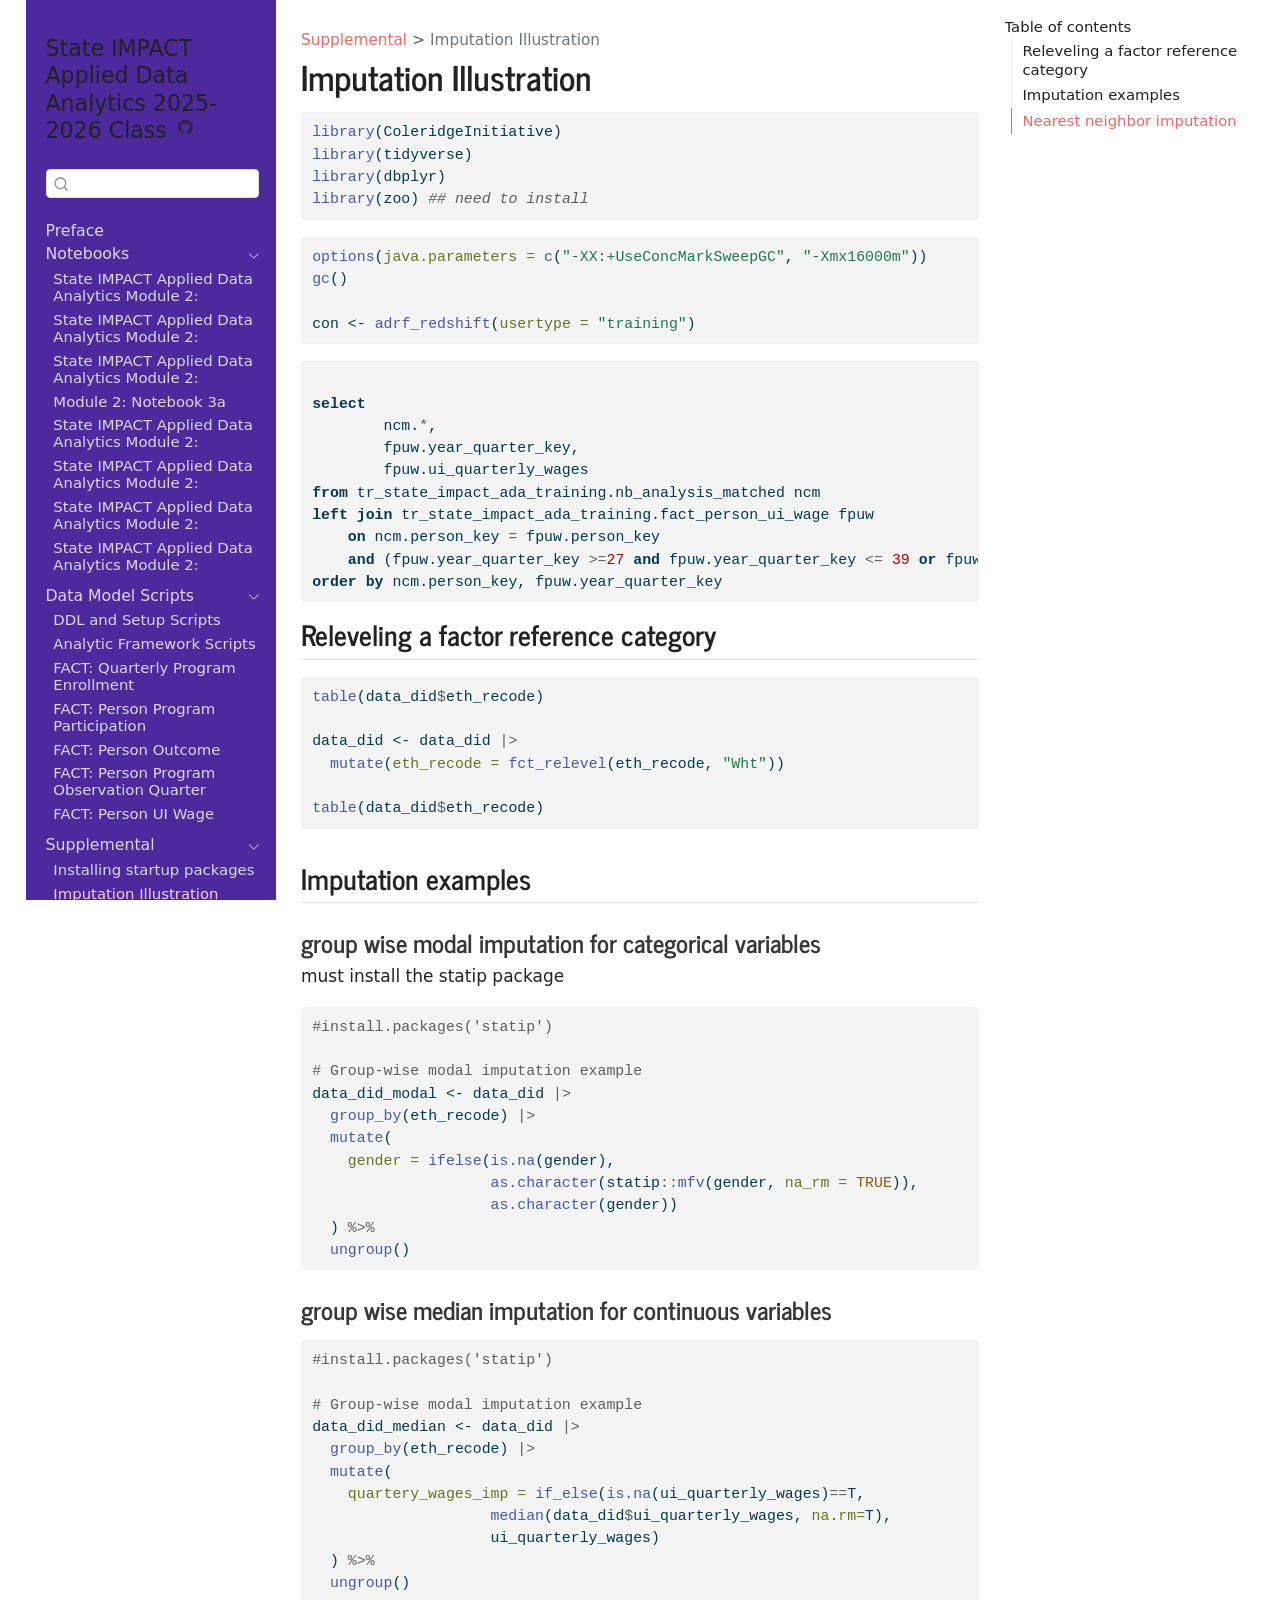
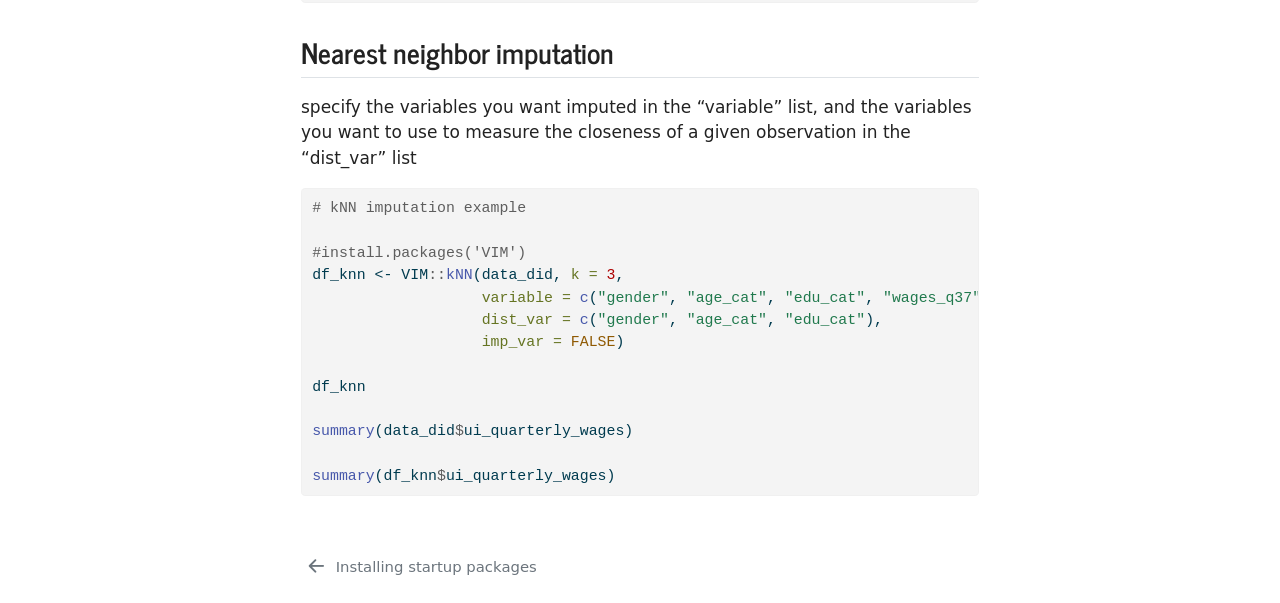
<file: docs/Imputation_Illustration.html>
<!DOCTYPE html>
<html xmlns="http://www.w3.org/1999/xhtml" lang="en" xml:lang="en"><head>

<meta charset="utf-8">
<meta name="generator" content="quarto-1.8.27">

<meta name="viewport" content="width=device-width, initial-scale=1.0, user-scalable=yes">


<title>Imputation Illustration – State IMPACT Applied Data Analytics 2025-2026 Class</title>
<style>
code{white-space: pre-wrap;}
span.smallcaps{font-variant: small-caps;}
div.columns{display: flex; gap: min(4vw, 1.5em);}
div.column{flex: auto; overflow-x: auto;}
div.hanging-indent{margin-left: 1.5em; text-indent: -1.5em;}
ul.task-list{list-style: none;}
ul.task-list li input[type="checkbox"] {
  width: 0.8em;
  margin: 0 0.8em 0.2em -1em; /* quarto-specific, see https://github.com/quarto-dev/quarto-cli/issues/4556 */ 
  vertical-align: middle;
}
/* CSS for syntax highlighting */
html { -webkit-text-size-adjust: 100%; }
pre > code.sourceCode { white-space: pre; position: relative; }
pre > code.sourceCode > span { display: inline-block; line-height: 1.25; }
pre > code.sourceCode > span:empty { height: 1.2em; }
.sourceCode { overflow: visible; }
code.sourceCode > span { color: inherit; text-decoration: inherit; }
div.sourceCode { margin: 1em 0; }
pre.sourceCode { margin: 0; }
@media screen {
div.sourceCode { overflow: auto; }
}
@media print {
pre > code.sourceCode { white-space: pre-wrap; }
pre > code.sourceCode > span { text-indent: -5em; padding-left: 5em; }
}
pre.numberSource code
  { counter-reset: source-line 0; }
pre.numberSource code > span
  { position: relative; left: -4em; counter-increment: source-line; }
pre.numberSource code > span > a:first-child::before
  { content: counter(source-line);
    position: relative; left: -1em; text-align: right; vertical-align: baseline;
    border: none; display: inline-block;
    -webkit-touch-callout: none; -webkit-user-select: none;
    -khtml-user-select: none; -moz-user-select: none;
    -ms-user-select: none; user-select: none;
    padding: 0 4px; width: 4em;
  }
pre.numberSource { margin-left: 3em;  padding-left: 4px; }
div.sourceCode
  {   }
@media screen {
pre > code.sourceCode > span > a:first-child::before { text-decoration: underline; }
}
</style>


<script src="site_libs/quarto-nav/quarto-nav.js"></script>
<script src="site_libs/quarto-nav/headroom.min.js"></script>
<script src="site_libs/clipboard/clipboard.min.js"></script>
<script src="site_libs/quarto-search/autocomplete.umd.js"></script>
<script src="site_libs/quarto-search/fuse.min.js"></script>
<script src="site_libs/quarto-search/quarto-search.js"></script>
<meta name="quarto:offset" content="./">
<link href="./installing_packages_impact.html" rel="prev">
<script src="site_libs/quarto-html/quarto.js" type="module"></script>
<script src="site_libs/quarto-html/tabsets/tabsets.js" type="module"></script>
<script src="site_libs/quarto-html/axe/axe-check.js" type="module"></script>
<script src="site_libs/quarto-html/popper.min.js"></script>
<script src="site_libs/quarto-html/tippy.umd.min.js"></script>
<script src="site_libs/quarto-html/anchor.min.js"></script>
<link href="site_libs/quarto-html/tippy.css" rel="stylesheet">
<link href="site_libs/quarto-html/quarto-syntax-highlighting-ed96de9b727972fe78a7b5d16c58bf87.css" rel="stylesheet" id="quarto-text-highlighting-styles">
<script src="site_libs/bootstrap/bootstrap.min.js"></script>
<link href="site_libs/bootstrap/bootstrap-icons.css" rel="stylesheet">
<link href="site_libs/bootstrap/bootstrap-f9f99942cb6c372ca8474799b9cec231.min.css" rel="stylesheet" append-hash="true" id="quarto-bootstrap" data-mode="light">
<script id="quarto-search-options" type="application/json">{
  "location": "sidebar",
  "copy-button": false,
  "collapse-after": 3,
  "panel-placement": "start",
  "type": "textbox",
  "limit": 3,
  "keyboard-shortcut": [
    "f",
    "/",
    "s"
  ],
  "language": {
    "search-no-results-text": "No results",
    "search-matching-documents-text": "matching documents",
    "search-copy-link-title": "Copy link to search",
    "search-hide-matches-text": "Hide additional matches",
    "search-more-match-text": "more match in this document",
    "search-more-matches-text": "more matches in this document",
    "search-clear-button-title": "Clear",
    "search-text-placeholder": "",
    "search-detached-cancel-button-title": "Cancel",
    "search-submit-button-title": "Submit",
    "search-label": "Search"
  }
}</script>
<link href="site_libs/pagedtable-1.1/css/pagedtable.css" rel="stylesheet">

<script src="site_libs/pagedtable-1.1/js/pagedtable.js"></script>



</head>

<body class="nav-sidebar floating quarto-light">

<div id="quarto-search-results"></div>
  <header id="quarto-header" class="headroom fixed-top">
  <nav class="quarto-secondary-nav">
    <div class="container-fluid d-flex">
      <button type="button" class="quarto-btn-toggle btn" data-bs-toggle="collapse" role="button" data-bs-target=".quarto-sidebar-collapse-item" aria-controls="quarto-sidebar" aria-expanded="false" aria-label="Toggle sidebar navigation" onclick="if (window.quartoToggleHeadroom) { window.quartoToggleHeadroom(); }">
        <i class="bi bi-layout-text-sidebar-reverse"></i>
      </button>
        <nav class="quarto-page-breadcrumbs" aria-label="breadcrumb"><ol class="breadcrumb"><li class="breadcrumb-item"><a href="./installing_packages_impact.html">Supplemental</a></li><li class="breadcrumb-item"><a href="./Imputation_Illustration.html"><span class="chapter-title">Imputation Illustration</span></a></li></ol></nav>
        <a class="flex-grow-1" role="navigation" data-bs-toggle="collapse" data-bs-target=".quarto-sidebar-collapse-item" aria-controls="quarto-sidebar" aria-expanded="false" aria-label="Toggle sidebar navigation" onclick="if (window.quartoToggleHeadroom) { window.quartoToggleHeadroom(); }">      
        </a>
      <button type="button" class="btn quarto-search-button" aria-label="Search" onclick="window.quartoOpenSearch();">
        <i class="bi bi-search"></i>
      </button>
    </div>
  </nav>
</header>
<!-- content -->
<div id="quarto-content" class="quarto-container page-columns page-rows-contents page-layout-article">
<!-- sidebar -->
  <nav id="quarto-sidebar" class="sidebar collapse collapse-horizontal quarto-sidebar-collapse-item sidebar-navigation floating overflow-auto">
    <div class="pt-lg-2 mt-2 text-left sidebar-header">
    <div class="sidebar-title mb-0 py-0">
      <a href="./">State IMPACT Applied Data Analytics 2025-2026 Class</a> 
        <div class="sidebar-tools-main">
    <a href="https://coleridge-initiative.github.io/ada_impact_2026/" title="" class="quarto-navigation-tool px-1" aria-label=""><i class="bi bi-github"></i></a>
</div>
    </div>
      </div>
        <div class="mt-2 flex-shrink-0 align-items-center">
        <div class="sidebar-search">
        <div id="quarto-search" class="" title="Search"></div>
        </div>
        </div>
    <div class="sidebar-menu-container"> 
    <ul class="list-unstyled mt-1">
        <li class="sidebar-item">
  <div class="sidebar-item-container"> 
  <a href="./index.html" class="sidebar-item-text sidebar-link">
 <span class="menu-text">Preface</span></a>
  </div>
</li>
        <li class="sidebar-item sidebar-item-section">
      <div class="sidebar-item-container"> 
            <a class="sidebar-item-text sidebar-link text-start" data-bs-toggle="collapse" data-bs-target="#quarto-sidebar-section-1" role="navigation" aria-expanded="true">
 <span class="menu-text">Notebooks</span></a>
          <a class="sidebar-item-toggle text-start" data-bs-toggle="collapse" data-bs-target="#quarto-sidebar-section-1" role="navigation" aria-expanded="true" aria-label="Toggle section">
            <i class="bi bi-chevron-right ms-2"></i>
          </a> 
      </div>
      <ul id="quarto-sidebar-section-1" class="collapse list-unstyled sidebar-section depth1 show">  
          <li class="sidebar-item">
  <div class="sidebar-item-container"> 
  <a href="./01_EDA.html" class="sidebar-item-text sidebar-link"><span class="chapter-title">State IMPACT Applied Data Analytics Module 2:</span></a>
  </div>
</li>
          <li class="sidebar-item">
  <div class="sidebar-item-container"> 
  <a href="./02_datamodel_cross_section.html" class="sidebar-item-text sidebar-link"><span class="chapter-title">State IMPACT Applied Data Analytics Module 2:</span></a>
  </div>
</li>
          <li class="sidebar-item">
  <div class="sidebar-item-container"> 
  <a href="./03_measurement.html" class="sidebar-item-text sidebar-link"><span class="chapter-title">State IMPACT Applied Data Analytics Module 2:</span></a>
  </div>
</li>
          <li class="sidebar-item">
  <div class="sidebar-item-container"> 
  <a href="./03a_data_model_introduction.html" class="sidebar-item-text sidebar-link"><span class="chapter-title">Module 2: Notebook 3a</span></a>
  </div>
</li>
          <li class="sidebar-item">
  <div class="sidebar-item-container"> 
  <a href="./04_regression.html" class="sidebar-item-text sidebar-link"><span class="chapter-title">State IMPACT Applied Data Analytics Module 2:</span></a>
  </div>
</li>
          <li class="sidebar-item">
  <div class="sidebar-item-container"> 
  <a href="./05_propensity_score_matching.html" class="sidebar-item-text sidebar-link"><span class="chapter-title">State IMPACT Applied Data Analytics Module 2:</span></a>
  </div>
</li>
          <li class="sidebar-item">
  <div class="sidebar-item-container"> 
  <a href="./06_export.html" class="sidebar-item-text sidebar-link"><span class="chapter-title">State IMPACT Applied Data Analytics Module 2:</span></a>
  </div>
</li>
          <li class="sidebar-item">
  <div class="sidebar-item-container"> 
  <a href="./07_difference_in_differences.html" class="sidebar-item-text sidebar-link"><span class="chapter-title">State IMPACT Applied Data Analytics Module 2:</span></a>
  </div>
</li>
      </ul>
  </li>
        <li class="sidebar-item sidebar-item-section">
      <div class="sidebar-item-container"> 
            <a class="sidebar-item-text sidebar-link text-start" data-bs-toggle="collapse" data-bs-target="#quarto-sidebar-section-2" role="navigation" aria-expanded="true">
 <span class="menu-text">Data Model Scripts</span></a>
          <a class="sidebar-item-toggle text-start" data-bs-toggle="collapse" data-bs-target="#quarto-sidebar-section-2" role="navigation" aria-expanded="true" aria-label="Toggle section">
            <i class="bi bi-chevron-right ms-2"></i>
          </a> 
      </div>
      <ul id="quarto-sidebar-section-2" class="collapse list-unstyled sidebar-section depth1 show">  
          <li class="sidebar-item">
  <div class="sidebar-item-container"> 
  <a href="./dm_ddl_and_setup.html" class="sidebar-item-text sidebar-link"><span class="chapter-title">DDL and Setup Scripts</span></a>
  </div>
</li>
          <li class="sidebar-item">
  <div class="sidebar-item-container"> 
  <a href="./dm_analytic_framework.html" class="sidebar-item-text sidebar-link"><span class="chapter-title">Analytic Framework Scripts</span></a>
  </div>
</li>
          <li class="sidebar-item">
  <div class="sidebar-item-container"> 
  <a href="./dm_fact_enrollment.html" class="sidebar-item-text sidebar-link"><span class="chapter-title">FACT: Quarterly Program Enrollment</span></a>
  </div>
</li>
          <li class="sidebar-item">
  <div class="sidebar-item-container"> 
  <a href="./dm_fact_program_participation.html" class="sidebar-item-text sidebar-link"><span class="chapter-title">FACT: Person Program Participation</span></a>
  </div>
</li>
          <li class="sidebar-item">
  <div class="sidebar-item-container"> 
  <a href="./dm_fact_outcomes.html" class="sidebar-item-text sidebar-link"><span class="chapter-title">FACT: Person Outcome</span></a>
  </div>
</li>
          <li class="sidebar-item">
  <div class="sidebar-item-container"> 
  <a href="./dm_fact_observation_quarter.html" class="sidebar-item-text sidebar-link"><span class="chapter-title">FACT: Person Program Observation Quarter</span></a>
  </div>
</li>
          <li class="sidebar-item">
  <div class="sidebar-item-container"> 
  <a href="./dm_fact_ui_wage.html" class="sidebar-item-text sidebar-link"><span class="chapter-title">FACT: Person UI Wage</span></a>
  </div>
</li>
      </ul>
  </li>
        <li class="sidebar-item sidebar-item-section">
      <div class="sidebar-item-container"> 
            <a class="sidebar-item-text sidebar-link text-start" data-bs-toggle="collapse" data-bs-target="#quarto-sidebar-section-3" role="navigation" aria-expanded="true">
 <span class="menu-text">Supplemental</span></a>
          <a class="sidebar-item-toggle text-start" data-bs-toggle="collapse" data-bs-target="#quarto-sidebar-section-3" role="navigation" aria-expanded="true" aria-label="Toggle section">
            <i class="bi bi-chevron-right ms-2"></i>
          </a> 
      </div>
      <ul id="quarto-sidebar-section-3" class="collapse list-unstyled sidebar-section depth1 show">  
          <li class="sidebar-item">
  <div class="sidebar-item-container"> 
  <a href="./installing_packages_impact.html" class="sidebar-item-text sidebar-link"><span class="chapter-title">Installing startup packages</span></a>
  </div>
</li>
          <li class="sidebar-item">
  <div class="sidebar-item-container"> 
  <a href="./Imputation_Illustration.html" class="sidebar-item-text sidebar-link active"><span class="chapter-title">Imputation Illustration</span></a>
  </div>
</li>
      </ul>
  </li>
    </ul>
    </div>
</nav>
<div id="quarto-sidebar-glass" class="quarto-sidebar-collapse-item" data-bs-toggle="collapse" data-bs-target=".quarto-sidebar-collapse-item"></div>
<!-- margin-sidebar -->
    <div id="quarto-margin-sidebar" class="sidebar margin-sidebar">
        <nav id="TOC" role="doc-toc" class="toc-active">
    <h2 id="toc-title">Table of contents</h2>
   
  <ul>
  <li><a href="#releveling-a-factor-reference-category" id="toc-releveling-a-factor-reference-category" class="nav-link active" data-scroll-target="#releveling-a-factor-reference-category">Releveling a factor reference category</a></li>
  <li><a href="#imputation-examples" id="toc-imputation-examples" class="nav-link" data-scroll-target="#imputation-examples">Imputation examples</a>
  <ul class="collapse">
  <li><a href="#group-wise-modal-imputation-for-categorical-variables" id="toc-group-wise-modal-imputation-for-categorical-variables" class="nav-link" data-scroll-target="#group-wise-modal-imputation-for-categorical-variables">group wise modal imputation for categorical variables</a></li>
  <li><a href="#group-wise-median-imputation-for-continuous-variables" id="toc-group-wise-median-imputation-for-continuous-variables" class="nav-link" data-scroll-target="#group-wise-median-imputation-for-continuous-variables">group wise median imputation for continuous variables</a></li>
  </ul></li>
  <li><a href="#nearest-neighbor-imputation" id="toc-nearest-neighbor-imputation" class="nav-link" data-scroll-target="#nearest-neighbor-imputation">Nearest neighbor imputation</a></li>
  </ul>
</nav>
    </div>
<!-- main -->
<main class="content" id="quarto-document-content">

<header id="title-block-header" class="quarto-title-block default"><nav class="quarto-page-breadcrumbs quarto-title-breadcrumbs d-none d-lg-block" aria-label="breadcrumb"><ol class="breadcrumb"><li class="breadcrumb-item"><a href="./installing_packages_impact.html">Supplemental</a></li><li class="breadcrumb-item"><a href="./Imputation_Illustration.html"><span class="chapter-title">Imputation Illustration</span></a></li></ol></nav>
<div class="quarto-title">
<h1 class="title"><span class="chapter-title">Imputation Illustration</span></h1>
</div>



<div class="quarto-title-meta">

    
  
    
  </div>
  


</header>


<div class="cell">
<div class="code-copy-outer-scaffold"><div class="sourceCode cell-code" id="cb1"><pre class="sourceCode r code-with-copy"><code class="sourceCode r"><span id="cb1-1"><a href="#cb1-1" aria-hidden="true" tabindex="-1"></a><span class="fu">library</span>(ColeridgeInitiative)</span>
<span id="cb1-2"><a href="#cb1-2" aria-hidden="true" tabindex="-1"></a><span class="fu">library</span>(tidyverse)</span>
<span id="cb1-3"><a href="#cb1-3" aria-hidden="true" tabindex="-1"></a><span class="fu">library</span>(dbplyr)</span>
<span id="cb1-4"><a href="#cb1-4" aria-hidden="true" tabindex="-1"></a><span class="fu">library</span>(zoo) <span class="do">## need to install</span></span></code></pre></div><button title="Copy to Clipboard" class="code-copy-button"><i class="bi"></i></button></div>
</div>
<div class="cell">
<div class="code-copy-outer-scaffold"><div class="sourceCode cell-code" id="cb2"><pre class="sourceCode r code-with-copy"><code class="sourceCode r"><span id="cb2-1"><a href="#cb2-1" aria-hidden="true" tabindex="-1"></a><span class="fu">options</span>(<span class="at">java.parameters =</span> <span class="fu">c</span>(<span class="st">"-XX:+UseConcMarkSweepGC"</span>, <span class="st">"-Xmx16000m"</span>))</span>
<span id="cb2-2"><a href="#cb2-2" aria-hidden="true" tabindex="-1"></a><span class="fu">gc</span>()</span>
<span id="cb2-3"><a href="#cb2-3" aria-hidden="true" tabindex="-1"></a></span>
<span id="cb2-4"><a href="#cb2-4" aria-hidden="true" tabindex="-1"></a>con <span class="ot">&lt;-</span> <span class="fu">adrf_redshift</span>(<span class="at">usertype =</span> <span class="st">"training"</span>)</span></code></pre></div><button title="Copy to Clipboard" class="code-copy-button"><i class="bi"></i></button></div>
</div>
<div class="cell">
<div class="code-copy-outer-scaffold"><div class="sourceCode cell-code" id="cb3"><pre class="sourceCode sql code-with-copy"><code class="sourceCode sql"><span id="cb3-1"><a href="#cb3-1" aria-hidden="true" tabindex="-1"></a></span>
<span id="cb3-2"><a href="#cb3-2" aria-hidden="true" tabindex="-1"></a><span class="kw">select</span></span>
<span id="cb3-3"><a href="#cb3-3" aria-hidden="true" tabindex="-1"></a>        ncm.<span class="op">*</span>,</span>
<span id="cb3-4"><a href="#cb3-4" aria-hidden="true" tabindex="-1"></a>        fpuw.year_quarter_key,</span>
<span id="cb3-5"><a href="#cb3-5" aria-hidden="true" tabindex="-1"></a>        fpuw.ui_quarterly_wages</span>
<span id="cb3-6"><a href="#cb3-6" aria-hidden="true" tabindex="-1"></a><span class="kw">from</span> tr_state_impact_ada_training.nb_analysis_matched ncm</span>
<span id="cb3-7"><a href="#cb3-7" aria-hidden="true" tabindex="-1"></a><span class="kw">left</span> <span class="kw">join</span> tr_state_impact_ada_training.fact_person_ui_wage fpuw</span>
<span id="cb3-8"><a href="#cb3-8" aria-hidden="true" tabindex="-1"></a>    <span class="kw">on</span> ncm.person_key <span class="op">=</span> fpuw.person_key</span>
<span id="cb3-9"><a href="#cb3-9" aria-hidden="true" tabindex="-1"></a>    <span class="kw">and</span> (fpuw.year_quarter_key <span class="op">&gt;=</span><span class="dv">27</span> <span class="kw">and</span> fpuw.year_quarter_key <span class="op">&lt;=</span> <span class="dv">39</span> <span class="kw">or</span> fpuw.ui_quarterly_wages <span class="kw">is</span> <span class="kw">null</span>)</span>
<span id="cb3-10"><a href="#cb3-10" aria-hidden="true" tabindex="-1"></a><span class="kw">order</span> <span class="kw">by</span> ncm.person_key, fpuw.year_quarter_key </span></code></pre></div><button title="Copy to Clipboard" class="code-copy-button"><i class="bi"></i></button></div>
</div>
<section id="releveling-a-factor-reference-category" class="level2">
<h2 class="anchored" data-anchor-id="releveling-a-factor-reference-category">Releveling a factor reference category</h2>
<div class="cell">
<div class="code-copy-outer-scaffold"><div class="sourceCode cell-code" id="cb4"><pre class="sourceCode r code-with-copy"><code class="sourceCode r"><span id="cb4-1"><a href="#cb4-1" aria-hidden="true" tabindex="-1"></a><span class="fu">table</span>(data_did<span class="sc">$</span>eth_recode)</span>
<span id="cb4-2"><a href="#cb4-2" aria-hidden="true" tabindex="-1"></a></span>
<span id="cb4-3"><a href="#cb4-3" aria-hidden="true" tabindex="-1"></a>data_did <span class="ot">&lt;-</span> data_did <span class="sc">|&gt;</span></span>
<span id="cb4-4"><a href="#cb4-4" aria-hidden="true" tabindex="-1"></a>  <span class="fu">mutate</span>(<span class="at">eth_recode =</span> <span class="fu">fct_relevel</span>(eth_recode, <span class="st">"Wht"</span>))</span>
<span id="cb4-5"><a href="#cb4-5" aria-hidden="true" tabindex="-1"></a></span>
<span id="cb4-6"><a href="#cb4-6" aria-hidden="true" tabindex="-1"></a><span class="fu">table</span>(data_did<span class="sc">$</span>eth_recode)</span></code></pre></div><button title="Copy to Clipboard" class="code-copy-button"><i class="bi"></i></button></div>
</div>
</section>
<section id="imputation-examples" class="level2">
<h2 class="anchored" data-anchor-id="imputation-examples">Imputation examples</h2>
<section id="group-wise-modal-imputation-for-categorical-variables" class="level3">
<h3 class="anchored" data-anchor-id="group-wise-modal-imputation-for-categorical-variables">group wise modal imputation for categorical variables</h3>
<p>must install the statip package</p>
<div class="cell">
<div class="code-copy-outer-scaffold"><div class="sourceCode cell-code" id="cb5"><pre class="sourceCode r code-with-copy"><code class="sourceCode r"><span id="cb5-1"><a href="#cb5-1" aria-hidden="true" tabindex="-1"></a><span class="co">#install.packages('statip')</span></span>
<span id="cb5-2"><a href="#cb5-2" aria-hidden="true" tabindex="-1"></a></span>
<span id="cb5-3"><a href="#cb5-3" aria-hidden="true" tabindex="-1"></a><span class="co"># Group-wise modal imputation example</span></span>
<span id="cb5-4"><a href="#cb5-4" aria-hidden="true" tabindex="-1"></a>data_did_modal <span class="ot">&lt;-</span> data_did <span class="sc">|&gt;</span> </span>
<span id="cb5-5"><a href="#cb5-5" aria-hidden="true" tabindex="-1"></a>  <span class="fu">group_by</span>(eth_recode) <span class="sc">|&gt;</span> </span>
<span id="cb5-6"><a href="#cb5-6" aria-hidden="true" tabindex="-1"></a>  <span class="fu">mutate</span>(</span>
<span id="cb5-7"><a href="#cb5-7" aria-hidden="true" tabindex="-1"></a>    <span class="at">gender =</span> <span class="fu">ifelse</span>(<span class="fu">is.na</span>(gender),</span>
<span id="cb5-8"><a href="#cb5-8" aria-hidden="true" tabindex="-1"></a>                    <span class="fu">as.character</span>(statip<span class="sc">::</span><span class="fu">mfv</span>(gender, <span class="at">na_rm =</span> <span class="cn">TRUE</span>)),</span>
<span id="cb5-9"><a href="#cb5-9" aria-hidden="true" tabindex="-1"></a>                    <span class="fu">as.character</span>(gender))</span>
<span id="cb5-10"><a href="#cb5-10" aria-hidden="true" tabindex="-1"></a>  ) <span class="sc">%&gt;%</span></span>
<span id="cb5-11"><a href="#cb5-11" aria-hidden="true" tabindex="-1"></a>  <span class="fu">ungroup</span>()</span></code></pre></div><button title="Copy to Clipboard" class="code-copy-button"><i class="bi"></i></button></div>
</div>
</section>
<section id="group-wise-median-imputation-for-continuous-variables" class="level3">
<h3 class="anchored" data-anchor-id="group-wise-median-imputation-for-continuous-variables">group wise median imputation for continuous variables</h3>
<div class="cell">
<div class="code-copy-outer-scaffold"><div class="sourceCode cell-code" id="cb6"><pre class="sourceCode r code-with-copy"><code class="sourceCode r"><span id="cb6-1"><a href="#cb6-1" aria-hidden="true" tabindex="-1"></a><span class="co">#install.packages('statip')</span></span>
<span id="cb6-2"><a href="#cb6-2" aria-hidden="true" tabindex="-1"></a></span>
<span id="cb6-3"><a href="#cb6-3" aria-hidden="true" tabindex="-1"></a><span class="co"># Group-wise modal imputation example</span></span>
<span id="cb6-4"><a href="#cb6-4" aria-hidden="true" tabindex="-1"></a>data_did_median <span class="ot">&lt;-</span> data_did <span class="sc">|&gt;</span> </span>
<span id="cb6-5"><a href="#cb6-5" aria-hidden="true" tabindex="-1"></a>  <span class="fu">group_by</span>(eth_recode) <span class="sc">|&gt;</span> </span>
<span id="cb6-6"><a href="#cb6-6" aria-hidden="true" tabindex="-1"></a>  <span class="fu">mutate</span>(</span>
<span id="cb6-7"><a href="#cb6-7" aria-hidden="true" tabindex="-1"></a>    <span class="at">quartery_wages_imp =</span> <span class="fu">if_else</span>(<span class="fu">is.na</span>(ui_quarterly_wages)<span class="sc">==</span>T,</span>
<span id="cb6-8"><a href="#cb6-8" aria-hidden="true" tabindex="-1"></a>                    <span class="fu">median</span>(data_did<span class="sc">$</span>ui_quarterly_wages, <span class="at">na.rm=</span>T),</span>
<span id="cb6-9"><a href="#cb6-9" aria-hidden="true" tabindex="-1"></a>                    ui_quarterly_wages)</span>
<span id="cb6-10"><a href="#cb6-10" aria-hidden="true" tabindex="-1"></a>  ) <span class="sc">%&gt;%</span></span>
<span id="cb6-11"><a href="#cb6-11" aria-hidden="true" tabindex="-1"></a>  <span class="fu">ungroup</span>()</span></code></pre></div><button title="Copy to Clipboard" class="code-copy-button"><i class="bi"></i></button></div>
</div>
</section>
</section>
<section id="nearest-neighbor-imputation" class="level2">
<h2 class="anchored" data-anchor-id="nearest-neighbor-imputation">Nearest neighbor imputation</h2>
<p>specify the variables you want imputed in the “variable” list, and the variables you want to use to measure the closeness of a given observation in the “dist_var” list</p>
<div class="cell">
<div class="code-copy-outer-scaffold"><div class="sourceCode cell-code" id="cb7"><pre class="sourceCode r code-with-copy"><code class="sourceCode r"><span id="cb7-1"><a href="#cb7-1" aria-hidden="true" tabindex="-1"></a><span class="co"># kNN imputation example</span></span>
<span id="cb7-2"><a href="#cb7-2" aria-hidden="true" tabindex="-1"></a></span>
<span id="cb7-3"><a href="#cb7-3" aria-hidden="true" tabindex="-1"></a><span class="co">#install.packages('VIM')</span></span>
<span id="cb7-4"><a href="#cb7-4" aria-hidden="true" tabindex="-1"></a>df_knn <span class="ot">&lt;-</span> VIM<span class="sc">::</span><span class="fu">kNN</span>(data_did, <span class="at">k =</span> <span class="dv">3</span>,</span>
<span id="cb7-5"><a href="#cb7-5" aria-hidden="true" tabindex="-1"></a>                   <span class="at">variable =</span> <span class="fu">c</span>(<span class="st">"gender"</span>, <span class="st">"age_cat"</span>, <span class="st">"edu_cat"</span>, <span class="st">"wages_q37"</span>, <span class="st">"wages_q41"</span>, <span class="st">"ui_quarterly_wages"</span>),</span>
<span id="cb7-6"><a href="#cb7-6" aria-hidden="true" tabindex="-1"></a>                   <span class="at">dist_var =</span> <span class="fu">c</span>(<span class="st">"gender"</span>, <span class="st">"age_cat"</span>, <span class="st">"edu_cat"</span>),</span>
<span id="cb7-7"><a href="#cb7-7" aria-hidden="true" tabindex="-1"></a>                   <span class="at">imp_var =</span> <span class="cn">FALSE</span>)</span>
<span id="cb7-8"><a href="#cb7-8" aria-hidden="true" tabindex="-1"></a></span>
<span id="cb7-9"><a href="#cb7-9" aria-hidden="true" tabindex="-1"></a>df_knn</span>
<span id="cb7-10"><a href="#cb7-10" aria-hidden="true" tabindex="-1"></a></span>
<span id="cb7-11"><a href="#cb7-11" aria-hidden="true" tabindex="-1"></a><span class="fu">summary</span>(data_did<span class="sc">$</span>ui_quarterly_wages)</span>
<span id="cb7-12"><a href="#cb7-12" aria-hidden="true" tabindex="-1"></a></span>
<span id="cb7-13"><a href="#cb7-13" aria-hidden="true" tabindex="-1"></a><span class="fu">summary</span>(df_knn<span class="sc">$</span>ui_quarterly_wages)</span></code></pre></div><button title="Copy to Clipboard" class="code-copy-button"><i class="bi"></i></button></div>
</div>


</section>

</main> <!-- /main -->
<script id="quarto-html-after-body" type="application/javascript">
  window.document.addEventListener("DOMContentLoaded", function (event) {
    const icon = "";
    const anchorJS = new window.AnchorJS();
    anchorJS.options = {
      placement: 'right',
      icon: icon
    };
    anchorJS.add('.anchored');
    const isCodeAnnotation = (el) => {
      for (const clz of el.classList) {
        if (clz.startsWith('code-annotation-')) {                     
          return true;
        }
      }
      return false;
    }
    const onCopySuccess = function(e) {
      // button target
      const button = e.trigger;
      // don't keep focus
      button.blur();
      // flash "checked"
      button.classList.add('code-copy-button-checked');
      var currentTitle = button.getAttribute("title");
      button.setAttribute("title", "Copied!");
      let tooltip;
      if (window.bootstrap) {
        button.setAttribute("data-bs-toggle", "tooltip");
        button.setAttribute("data-bs-placement", "left");
        button.setAttribute("data-bs-title", "Copied!");
        tooltip = new bootstrap.Tooltip(button, 
          { trigger: "manual", 
            customClass: "code-copy-button-tooltip",
            offset: [0, -8]});
        tooltip.show();    
      }
      setTimeout(function() {
        if (tooltip) {
          tooltip.hide();
          button.removeAttribute("data-bs-title");
          button.removeAttribute("data-bs-toggle");
          button.removeAttribute("data-bs-placement");
        }
        button.setAttribute("title", currentTitle);
        button.classList.remove('code-copy-button-checked');
      }, 1000);
      // clear code selection
      e.clearSelection();
    }
    const getTextToCopy = function(trigger) {
      const outerScaffold = trigger.parentElement.cloneNode(true);
      const codeEl = outerScaffold.querySelector('code');
      for (const childEl of codeEl.children) {
        if (isCodeAnnotation(childEl)) {
          childEl.remove();
        }
      }
      return codeEl.innerText;
    }
    const clipboard = new window.ClipboardJS('.code-copy-button:not([data-in-quarto-modal])', {
      text: getTextToCopy
    });
    clipboard.on('success', onCopySuccess);
    if (window.document.getElementById('quarto-embedded-source-code-modal')) {
      const clipboardModal = new window.ClipboardJS('.code-copy-button[data-in-quarto-modal]', {
        text: getTextToCopy,
        container: window.document.getElementById('quarto-embedded-source-code-modal')
      });
      clipboardModal.on('success', onCopySuccess);
    }
      var localhostRegex = new RegExp(/^(?:http|https):\/\/localhost\:?[0-9]*\//);
      var mailtoRegex = new RegExp(/^mailto:/);
        var filterRegex = new RegExp('/' + window.location.host + '/');
      var isInternal = (href) => {
          return filterRegex.test(href) || localhostRegex.test(href) || mailtoRegex.test(href);
      }
      // Inspect non-navigation links and adorn them if external
     var links = window.document.querySelectorAll('a[href]:not(.nav-link):not(.navbar-brand):not(.toc-action):not(.sidebar-link):not(.sidebar-item-toggle):not(.pagination-link):not(.no-external):not([aria-hidden]):not(.dropdown-item):not(.quarto-navigation-tool):not(.about-link)');
      for (var i=0; i<links.length; i++) {
        const link = links[i];
        if (!isInternal(link.href)) {
          // undo the damage that might have been done by quarto-nav.js in the case of
          // links that we want to consider external
          if (link.dataset.originalHref !== undefined) {
            link.href = link.dataset.originalHref;
          }
        }
      }
    function tippyHover(el, contentFn, onTriggerFn, onUntriggerFn) {
      const config = {
        allowHTML: true,
        maxWidth: 500,
        delay: 100,
        arrow: false,
        appendTo: function(el) {
            return el.parentElement;
        },
        interactive: true,
        interactiveBorder: 10,
        theme: 'quarto',
        placement: 'bottom-start',
      };
      if (contentFn) {
        config.content = contentFn;
      }
      if (onTriggerFn) {
        config.onTrigger = onTriggerFn;
      }
      if (onUntriggerFn) {
        config.onUntrigger = onUntriggerFn;
      }
      window.tippy(el, config); 
    }
    const noterefs = window.document.querySelectorAll('a[role="doc-noteref"]');
    for (var i=0; i<noterefs.length; i++) {
      const ref = noterefs[i];
      tippyHover(ref, function() {
        // use id or data attribute instead here
        let href = ref.getAttribute('data-footnote-href') || ref.getAttribute('href');
        try { href = new URL(href).hash; } catch {}
        const id = href.replace(/^#\/?/, "");
        const note = window.document.getElementById(id);
        if (note) {
          return note.innerHTML;
        } else {
          return "";
        }
      });
    }
    const xrefs = window.document.querySelectorAll('a.quarto-xref');
    const processXRef = (id, note) => {
      // Strip column container classes
      const stripColumnClz = (el) => {
        el.classList.remove("page-full", "page-columns");
        if (el.children) {
          for (const child of el.children) {
            stripColumnClz(child);
          }
        }
      }
      stripColumnClz(note)
      if (id === null || id.startsWith('sec-')) {
        // Special case sections, only their first couple elements
        const container = document.createElement("div");
        if (note.children && note.children.length > 2) {
          container.appendChild(note.children[0].cloneNode(true));
          for (let i = 1; i < note.children.length; i++) {
            const child = note.children[i];
            if (child.tagName === "P" && child.innerText === "") {
              continue;
            } else {
              container.appendChild(child.cloneNode(true));
              break;
            }
          }
          if (window.Quarto?.typesetMath) {
            window.Quarto.typesetMath(container);
          }
          return container.innerHTML
        } else {
          if (window.Quarto?.typesetMath) {
            window.Quarto.typesetMath(note);
          }
          return note.innerHTML;
        }
      } else {
        // Remove any anchor links if they are present
        const anchorLink = note.querySelector('a.anchorjs-link');
        if (anchorLink) {
          anchorLink.remove();
        }
        if (window.Quarto?.typesetMath) {
          window.Quarto.typesetMath(note);
        }
        if (note.classList.contains("callout")) {
          return note.outerHTML;
        } else {
          return note.innerHTML;
        }
      }
    }
    for (var i=0; i<xrefs.length; i++) {
      const xref = xrefs[i];
      tippyHover(xref, undefined, function(instance) {
        instance.disable();
        let url = xref.getAttribute('href');
        let hash = undefined; 
        if (url.startsWith('#')) {
          hash = url;
        } else {
          try { hash = new URL(url).hash; } catch {}
        }
        if (hash) {
          const id = hash.replace(/^#\/?/, "");
          const note = window.document.getElementById(id);
          if (note !== null) {
            try {
              const html = processXRef(id, note.cloneNode(true));
              instance.setContent(html);
            } finally {
              instance.enable();
              instance.show();
            }
          } else {
            // See if we can fetch this
            fetch(url.split('#')[0])
            .then(res => res.text())
            .then(html => {
              const parser = new DOMParser();
              const htmlDoc = parser.parseFromString(html, "text/html");
              const note = htmlDoc.getElementById(id);
              if (note !== null) {
                const html = processXRef(id, note);
                instance.setContent(html);
              } 
            }).finally(() => {
              instance.enable();
              instance.show();
            });
          }
        } else {
          // See if we can fetch a full url (with no hash to target)
          // This is a special case and we should probably do some content thinning / targeting
          fetch(url)
          .then(res => res.text())
          .then(html => {
            const parser = new DOMParser();
            const htmlDoc = parser.parseFromString(html, "text/html");
            const note = htmlDoc.querySelector('main.content');
            if (note !== null) {
              // This should only happen for chapter cross references
              // (since there is no id in the URL)
              // remove the first header
              if (note.children.length > 0 && note.children[0].tagName === "HEADER") {
                note.children[0].remove();
              }
              const html = processXRef(null, note);
              instance.setContent(html);
            } 
          }).finally(() => {
            instance.enable();
            instance.show();
          });
        }
      }, function(instance) {
      });
    }
        let selectedAnnoteEl;
        const selectorForAnnotation = ( cell, annotation) => {
          let cellAttr = 'data-code-cell="' + cell + '"';
          let lineAttr = 'data-code-annotation="' +  annotation + '"';
          const selector = 'span[' + cellAttr + '][' + lineAttr + ']';
          return selector;
        }
        const selectCodeLines = (annoteEl) => {
          const doc = window.document;
          const targetCell = annoteEl.getAttribute("data-target-cell");
          const targetAnnotation = annoteEl.getAttribute("data-target-annotation");
          const annoteSpan = window.document.querySelector(selectorForAnnotation(targetCell, targetAnnotation));
          const lines = annoteSpan.getAttribute("data-code-lines").split(",");
          const lineIds = lines.map((line) => {
            return targetCell + "-" + line;
          })
          let top = null;
          let height = null;
          let parent = null;
          if (lineIds.length > 0) {
              //compute the position of the single el (top and bottom and make a div)
              const el = window.document.getElementById(lineIds[0]);
              top = el.offsetTop;
              height = el.offsetHeight;
              parent = el.parentElement.parentElement;
            if (lineIds.length > 1) {
              const lastEl = window.document.getElementById(lineIds[lineIds.length - 1]);
              const bottom = lastEl.offsetTop + lastEl.offsetHeight;
              height = bottom - top;
            }
            if (top !== null && height !== null && parent !== null) {
              // cook up a div (if necessary) and position it 
              let div = window.document.getElementById("code-annotation-line-highlight");
              if (div === null) {
                div = window.document.createElement("div");
                div.setAttribute("id", "code-annotation-line-highlight");
                div.style.position = 'absolute';
                parent.appendChild(div);
              }
              div.style.top = top - 2 + "px";
              div.style.height = height + 4 + "px";
              div.style.left = 0;
              let gutterDiv = window.document.getElementById("code-annotation-line-highlight-gutter");
              if (gutterDiv === null) {
                gutterDiv = window.document.createElement("div");
                gutterDiv.setAttribute("id", "code-annotation-line-highlight-gutter");
                gutterDiv.style.position = 'absolute';
                const codeCell = window.document.getElementById(targetCell);
                const gutter = codeCell.querySelector('.code-annotation-gutter');
                gutter.appendChild(gutterDiv);
              }
              gutterDiv.style.top = top - 2 + "px";
              gutterDiv.style.height = height + 4 + "px";
            }
            selectedAnnoteEl = annoteEl;
          }
        };
        const unselectCodeLines = () => {
          const elementsIds = ["code-annotation-line-highlight", "code-annotation-line-highlight-gutter"];
          elementsIds.forEach((elId) => {
            const div = window.document.getElementById(elId);
            if (div) {
              div.remove();
            }
          });
          selectedAnnoteEl = undefined;
        };
          // Handle positioning of the toggle
      window.addEventListener(
        "resize",
        throttle(() => {
          elRect = undefined;
          if (selectedAnnoteEl) {
            selectCodeLines(selectedAnnoteEl);
          }
        }, 10)
      );
      function throttle(fn, ms) {
      let throttle = false;
      let timer;
        return (...args) => {
          if(!throttle) { // first call gets through
              fn.apply(this, args);
              throttle = true;
          } else { // all the others get throttled
              if(timer) clearTimeout(timer); // cancel #2
              timer = setTimeout(() => {
                fn.apply(this, args);
                timer = throttle = false;
              }, ms);
          }
        };
      }
        // Attach click handler to the DT
        const annoteDls = window.document.querySelectorAll('dt[data-target-cell]');
        for (const annoteDlNode of annoteDls) {
          annoteDlNode.addEventListener('click', (event) => {
            const clickedEl = event.target;
            if (clickedEl !== selectedAnnoteEl) {
              unselectCodeLines();
              const activeEl = window.document.querySelector('dt[data-target-cell].code-annotation-active');
              if (activeEl) {
                activeEl.classList.remove('code-annotation-active');
              }
              selectCodeLines(clickedEl);
              clickedEl.classList.add('code-annotation-active');
            } else {
              // Unselect the line
              unselectCodeLines();
              clickedEl.classList.remove('code-annotation-active');
            }
          });
        }
    const findCites = (el) => {
      const parentEl = el.parentElement;
      if (parentEl) {
        const cites = parentEl.dataset.cites;
        if (cites) {
          return {
            el,
            cites: cites.split(' ')
          };
        } else {
          return findCites(el.parentElement)
        }
      } else {
        return undefined;
      }
    };
    var bibliorefs = window.document.querySelectorAll('a[role="doc-biblioref"]');
    for (var i=0; i<bibliorefs.length; i++) {
      const ref = bibliorefs[i];
      const citeInfo = findCites(ref);
      if (citeInfo) {
        tippyHover(citeInfo.el, function() {
          var popup = window.document.createElement('div');
          citeInfo.cites.forEach(function(cite) {
            var citeDiv = window.document.createElement('div');
            citeDiv.classList.add('hanging-indent');
            citeDiv.classList.add('csl-entry');
            var biblioDiv = window.document.getElementById('ref-' + cite);
            if (biblioDiv) {
              citeDiv.innerHTML = biblioDiv.innerHTML;
            }
            popup.appendChild(citeDiv);
          });
          return popup.innerHTML;
        });
      }
    }
  });
  </script>
<nav class="page-navigation">
  <div class="nav-page nav-page-previous">
      <a href="./installing_packages_impact.html" class="pagination-link" aria-label="Installing startup packages">
        <i class="bi bi-arrow-left-short"></i> <span class="nav-page-text"><span class="chapter-title">Installing startup packages</span></span>
      </a>          
  </div>
  <div class="nav-page nav-page-next">
  </div>
</nav>
</div> <!-- /content -->




</body></html>
</file>
<file: site_libs/quarto-html/tippy.css>
.tippy-box[data-animation=fade][data-state=hidden]{opacity:0}[data-tippy-root]{max-width:calc(100vw - 10px)}.tippy-box{position:relative;background-color:#333;color:#fff;border-radius:4px;font-size:14px;line-height:1.4;white-space:normal;outline:0;transition-property:transform,visibility,opacity}.tippy-box[data-placement^=top]>.tippy-arrow{bottom:0}.tippy-box[data-placement^=top]>.tippy-arrow:before{bottom:-7px;left:0;border-width:8px 8px 0;border-top-color:initial;transform-origin:center top}.tippy-box[data-placement^=bottom]>.tippy-arrow{top:0}.tippy-box[data-placement^=bottom]>.tippy-arrow:before{top:-7px;left:0;border-width:0 8px 8px;border-bottom-color:initial;transform-origin:center bottom}.tippy-box[data-placement^=left]>.tippy-arrow{right:0}.tippy-box[data-placement^=left]>.tippy-arrow:before{border-width:8px 0 8px 8px;border-left-color:initial;right:-7px;transform-origin:center left}.tippy-box[data-placement^=right]>.tippy-arrow{left:0}.tippy-box[data-placement^=right]>.tippy-arrow:before{left:-7px;border-width:8px 8px 8px 0;border-right-color:initial;transform-origin:center right}.tippy-box[data-inertia][data-state=visible]{transition-timing-function:cubic-bezier(.54,1.5,.38,1.11)}.tippy-arrow{width:16px;height:16px;color:#333}.tippy-arrow:before{content:"";position:absolute;border-color:transparent;border-style:solid}.tippy-content{position:relative;padding:5px 9px;z-index:1}
</file>
<file: site_libs/quarto-html/quarto-syntax-highlighting-ed96de9b727972fe78a7b5d16c58bf87.css>
/* quarto syntax highlight colors */
:root {
  --quarto-hl-ot-color: #003B4F;
  --quarto-hl-at-color: #657422;
  --quarto-hl-ss-color: #20794D;
  --quarto-hl-an-color: #5E5E5E;
  --quarto-hl-fu-color: #4758AB;
  --quarto-hl-st-color: #20794D;
  --quarto-hl-cf-color: #003B4F;
  --quarto-hl-op-color: #5E5E5E;
  --quarto-hl-er-color: #AD0000;
  --quarto-hl-bn-color: #AD0000;
  --quarto-hl-al-color: #AD0000;
  --quarto-hl-va-color: #111111;
  --quarto-hl-bu-color: inherit;
  --quarto-hl-ex-color: inherit;
  --quarto-hl-pp-color: #AD0000;
  --quarto-hl-in-color: #5E5E5E;
  --quarto-hl-vs-color: #20794D;
  --quarto-hl-wa-color: #5E5E5E;
  --quarto-hl-do-color: #5E5E5E;
  --quarto-hl-im-color: #00769E;
  --quarto-hl-ch-color: #20794D;
  --quarto-hl-dt-color: #AD0000;
  --quarto-hl-fl-color: #AD0000;
  --quarto-hl-co-color: #5E5E5E;
  --quarto-hl-cv-color: #5E5E5E;
  --quarto-hl-cn-color: #8f5902;
  --quarto-hl-sc-color: #5E5E5E;
  --quarto-hl-dv-color: #AD0000;
  --quarto-hl-kw-color: #003B4F;
}

/* other quarto variables */
:root {
  --quarto-font-monospace: SFMono-Regular, Menlo, Monaco, Consolas, "Liberation Mono", "Courier New", monospace;
}

/* syntax highlight based on Pandoc's rules */
pre > code.sourceCode > span {
  color: #003B4F;
}

code.sourceCode > span {
  color: #003B4F;
}

div.sourceCode,
div.sourceCode pre.sourceCode {
  color: #003B4F;
}

/* Normal */
code span {
  color: #003B4F;
}

/* Alert */
code span.al {
  color: #AD0000;
  font-style: inherit;
}

/* Annotation */
code span.an {
  color: #5E5E5E;
  font-style: inherit;
}

/* Attribute */
code span.at {
  color: #657422;
  font-style: inherit;
}

/* BaseN */
code span.bn {
  color: #AD0000;
  font-style: inherit;
}

/* BuiltIn */
code span.bu {
  font-style: inherit;
}

/* ControlFlow */
code span.cf {
  color: #003B4F;
  font-weight: bold;
  font-style: inherit;
}

/* Char */
code span.ch {
  color: #20794D;
  font-style: inherit;
}

/* Constant */
code span.cn {
  color: #8f5902;
  font-style: inherit;
}

/* Comment */
code span.co {
  color: #5E5E5E;
  font-style: inherit;
}

/* CommentVar */
code span.cv {
  color: #5E5E5E;
  font-style: italic;
}

/* Documentation */
code span.do {
  color: #5E5E5E;
  font-style: italic;
}

/* DataType */
code span.dt {
  color: #AD0000;
  font-style: inherit;
}

/* DecVal */
code span.dv {
  color: #AD0000;
  font-style: inherit;
}

/* Error */
code span.er {
  color: #AD0000;
  font-style: inherit;
}

/* Extension */
code span.ex {
  font-style: inherit;
}

/* Float */
code span.fl {
  color: #AD0000;
  font-style: inherit;
}

/* Function */
code span.fu {
  color: #4758AB;
  font-style: inherit;
}

/* Import */
code span.im {
  color: #00769E;
  font-style: inherit;
}

/* Information */
code span.in {
  color: #5E5E5E;
  font-style: inherit;
}

/* Keyword */
code span.kw {
  color: #003B4F;
  font-weight: bold;
  font-style: inherit;
}

/* Operator */
code span.op {
  color: #5E5E5E;
  font-style: inherit;
}

/* Other */
code span.ot {
  color: #003B4F;
  font-style: inherit;
}

/* Preprocessor */
code span.pp {
  color: #AD0000;
  font-style: inherit;
}

/* SpecialChar */
code span.sc {
  color: #5E5E5E;
  font-style: inherit;
}

/* SpecialString */
code span.ss {
  color: #20794D;
  font-style: inherit;
}

/* String */
code span.st {
  color: #20794D;
  font-style: inherit;
}

/* Variable */
code span.va {
  color: #111111;
  font-style: inherit;
}

/* VerbatimString */
code span.vs {
  color: #20794D;
  font-style: inherit;
}

/* Warning */
code span.wa {
  color: #5E5E5E;
  font-style: italic;
}

.prevent-inlining {
  content: "</";
}

/*# sourceMappingURL=0920dd6d7437995b8cdf7429764427b1.css.map */
</file>
<file: docs/site_libs/quarto-html/tippy.css>
.tippy-box[data-animation=fade][data-state=hidden]{opacity:0}[data-tippy-root]{max-width:calc(100vw - 10px)}.tippy-box{position:relative;background-color:#333;color:#fff;border-radius:4px;font-size:14px;line-height:1.4;white-space:normal;outline:0;transition-property:transform,visibility,opacity}.tippy-box[data-placement^=top]>.tippy-arrow{bottom:0}.tippy-box[data-placement^=top]>.tippy-arrow:before{bottom:-7px;left:0;border-width:8px 8px 0;border-top-color:initial;transform-origin:center top}.tippy-box[data-placement^=bottom]>.tippy-arrow{top:0}.tippy-box[data-placement^=bottom]>.tippy-arrow:before{top:-7px;left:0;border-width:0 8px 8px;border-bottom-color:initial;transform-origin:center bottom}.tippy-box[data-placement^=left]>.tippy-arrow{right:0}.tippy-box[data-placement^=left]>.tippy-arrow:before{border-width:8px 0 8px 8px;border-left-color:initial;right:-7px;transform-origin:center left}.tippy-box[data-placement^=right]>.tippy-arrow{left:0}.tippy-box[data-placement^=right]>.tippy-arrow:before{left:-7px;border-width:8px 8px 8px 0;border-right-color:initial;transform-origin:center right}.tippy-box[data-inertia][data-state=visible]{transition-timing-function:cubic-bezier(.54,1.5,.38,1.11)}.tippy-arrow{width:16px;height:16px;color:#333}.tippy-arrow:before{content:"";position:absolute;border-color:transparent;border-style:solid}.tippy-content{position:relative;padding:5px 9px;z-index:1}
</file>
<file: docs/site_libs/quarto-html/quarto-syntax-highlighting-ed96de9b727972fe78a7b5d16c58bf87.css>
/* quarto syntax highlight colors */
:root {
  --quarto-hl-ot-color: #003B4F;
  --quarto-hl-at-color: #657422;
  --quarto-hl-ss-color: #20794D;
  --quarto-hl-an-color: #5E5E5E;
  --quarto-hl-fu-color: #4758AB;
  --quarto-hl-st-color: #20794D;
  --quarto-hl-cf-color: #003B4F;
  --quarto-hl-op-color: #5E5E5E;
  --quarto-hl-er-color: #AD0000;
  --quarto-hl-bn-color: #AD0000;
  --quarto-hl-al-color: #AD0000;
  --quarto-hl-va-color: #111111;
  --quarto-hl-bu-color: inherit;
  --quarto-hl-ex-color: inherit;
  --quarto-hl-pp-color: #AD0000;
  --quarto-hl-in-color: #5E5E5E;
  --quarto-hl-vs-color: #20794D;
  --quarto-hl-wa-color: #5E5E5E;
  --quarto-hl-do-color: #5E5E5E;
  --quarto-hl-im-color: #00769E;
  --quarto-hl-ch-color: #20794D;
  --quarto-hl-dt-color: #AD0000;
  --quarto-hl-fl-color: #AD0000;
  --quarto-hl-co-color: #5E5E5E;
  --quarto-hl-cv-color: #5E5E5E;
  --quarto-hl-cn-color: #8f5902;
  --quarto-hl-sc-color: #5E5E5E;
  --quarto-hl-dv-color: #AD0000;
  --quarto-hl-kw-color: #003B4F;
}

/* other quarto variables */
:root {
  --quarto-font-monospace: SFMono-Regular, Menlo, Monaco, Consolas, "Liberation Mono", "Courier New", monospace;
}

/* syntax highlight based on Pandoc's rules */
pre > code.sourceCode > span {
  color: #003B4F;
}

code.sourceCode > span {
  color: #003B4F;
}

div.sourceCode,
div.sourceCode pre.sourceCode {
  color: #003B4F;
}

/* Normal */
code span {
  color: #003B4F;
}

/* Alert */
code span.al {
  color: #AD0000;
  font-style: inherit;
}

/* Annotation */
code span.an {
  color: #5E5E5E;
  font-style: inherit;
}

/* Attribute */
code span.at {
  color: #657422;
  font-style: inherit;
}

/* BaseN */
code span.bn {
  color: #AD0000;
  font-style: inherit;
}

/* BuiltIn */
code span.bu {
  font-style: inherit;
}

/* ControlFlow */
code span.cf {
  color: #003B4F;
  font-weight: bold;
  font-style: inherit;
}

/* Char */
code span.ch {
  color: #20794D;
  font-style: inherit;
}

/* Constant */
code span.cn {
  color: #8f5902;
  font-style: inherit;
}

/* Comment */
code span.co {
  color: #5E5E5E;
  font-style: inherit;
}

/* CommentVar */
code span.cv {
  color: #5E5E5E;
  font-style: italic;
}

/* Documentation */
code span.do {
  color: #5E5E5E;
  font-style: italic;
}

/* DataType */
code span.dt {
  color: #AD0000;
  font-style: inherit;
}

/* DecVal */
code span.dv {
  color: #AD0000;
  font-style: inherit;
}

/* Error */
code span.er {
  color: #AD0000;
  font-style: inherit;
}

/* Extension */
code span.ex {
  font-style: inherit;
}

/* Float */
code span.fl {
  color: #AD0000;
  font-style: inherit;
}

/* Function */
code span.fu {
  color: #4758AB;
  font-style: inherit;
}

/* Import */
code span.im {
  color: #00769E;
  font-style: inherit;
}

/* Information */
code span.in {
  color: #5E5E5E;
  font-style: inherit;
}

/* Keyword */
code span.kw {
  color: #003B4F;
  font-weight: bold;
  font-style: inherit;
}

/* Operator */
code span.op {
  color: #5E5E5E;
  font-style: inherit;
}

/* Other */
code span.ot {
  color: #003B4F;
  font-style: inherit;
}

/* Preprocessor */
code span.pp {
  color: #AD0000;
  font-style: inherit;
}

/* SpecialChar */
code span.sc {
  color: #5E5E5E;
  font-style: inherit;
}

/* SpecialString */
code span.ss {
  color: #20794D;
  font-style: inherit;
}

/* String */
code span.st {
  color: #20794D;
  font-style: inherit;
}

/* Variable */
code span.va {
  color: #111111;
  font-style: inherit;
}

/* VerbatimString */
code span.vs {
  color: #20794D;
  font-style: inherit;
}

/* Warning */
code span.wa {
  color: #5E5E5E;
  font-style: italic;
}

.prevent-inlining {
  content: "</";
}

/*# sourceMappingURL=0920dd6d7437995b8cdf7429764427b1.css.map */
</file>
<file: docs/site_libs/pagedtable-1.1/css/pagedtable.css>
.pagedtable {
  overflow: auto;
  padding-left: 8px;
  padding-right: 8px;
}

.pagedtable-wrapper {
  border: 1px solid #ccc;
  border-radius: 4px;
  margin-bottom: 10px;
}

.pagedtable table {
  width: 100%;
  max-width: 100%;
  margin: 0;
}

.pagedtable th {
  padding: 0 5px 0 5px;
  border: none;
  border-bottom: 2px solid #dddddd;

  min-width: 45px;
}

.pagedtable-empty th {
  display: none;
}

.pagedtable td {
  padding: 0 4px 0 4px;
}

.pagedtable .even {
  background-color: rgba(140, 140, 140, 0.1);
}

.pagedtable-padding-col {
  display: none;
}

.pagedtable a {
  -webkit-touch-callout: none;
  -webkit-user-select: none;
  -khtml-user-select: none;
  -moz-user-select: none;
  -ms-user-select: none;
  user-select: none;
}

.pagedtable-index-nav {
  cursor: pointer;
  padding: 0 5px 0 5px;
  float: right;
  border: 0;
}

.pagedtable-index-nav-disabled {
  cursor: default;
  text-decoration: none;
  color: #999;
}

a.pagedtable-index-nav-disabled:hover {
  text-decoration: none;
  color: #999;
}

.pagedtable-indexes {
  cursor: pointer;
  float: right;
  border: 0;
}

.pagedtable-index-current {
  cursor: default;
  text-decoration: none;
  font-weight: bold;
  color: #333;
  border: 0;
}

a.pagedtable-index-current:hover {
  text-decoration: none;
  font-weight: bold;
  color: #333;
}

.pagedtable-index {
  width: 30px;
  display: inline-block;
  text-align: center;
  border: 0;
}

.pagedtable-index-separator-left {
  display: inline-block;
  color: #333;
  font-size: 9px;
  padding: 0 0 0 0;
  cursor: default;
}

.pagedtable-index-separator-right {
  display: inline-block;
  color: #333;
  font-size: 9px;
  padding: 0 4px 0 0;
  cursor: default;
}

.pagedtable-footer {
  padding-top: 4px;
  padding-bottom: 5px;
}

.pagedtable-not-empty .pagedtable-footer {
  border-top: 2px solid #dddddd;
}

.pagedtable-info {
  overflow: hidden;
  color: #999;
  white-space: nowrap;
  text-overflow: ellipsis;
}

.pagedtable-header-name {
  overflow: hidden;
  text-overflow: ellipsis;
}

.pagedtable-header-type {
  color: #999;
  font-weight: 400;
}

.pagedtable-na-cell {
  font-style: italic;
  opacity: 0.3;
}
</file>
